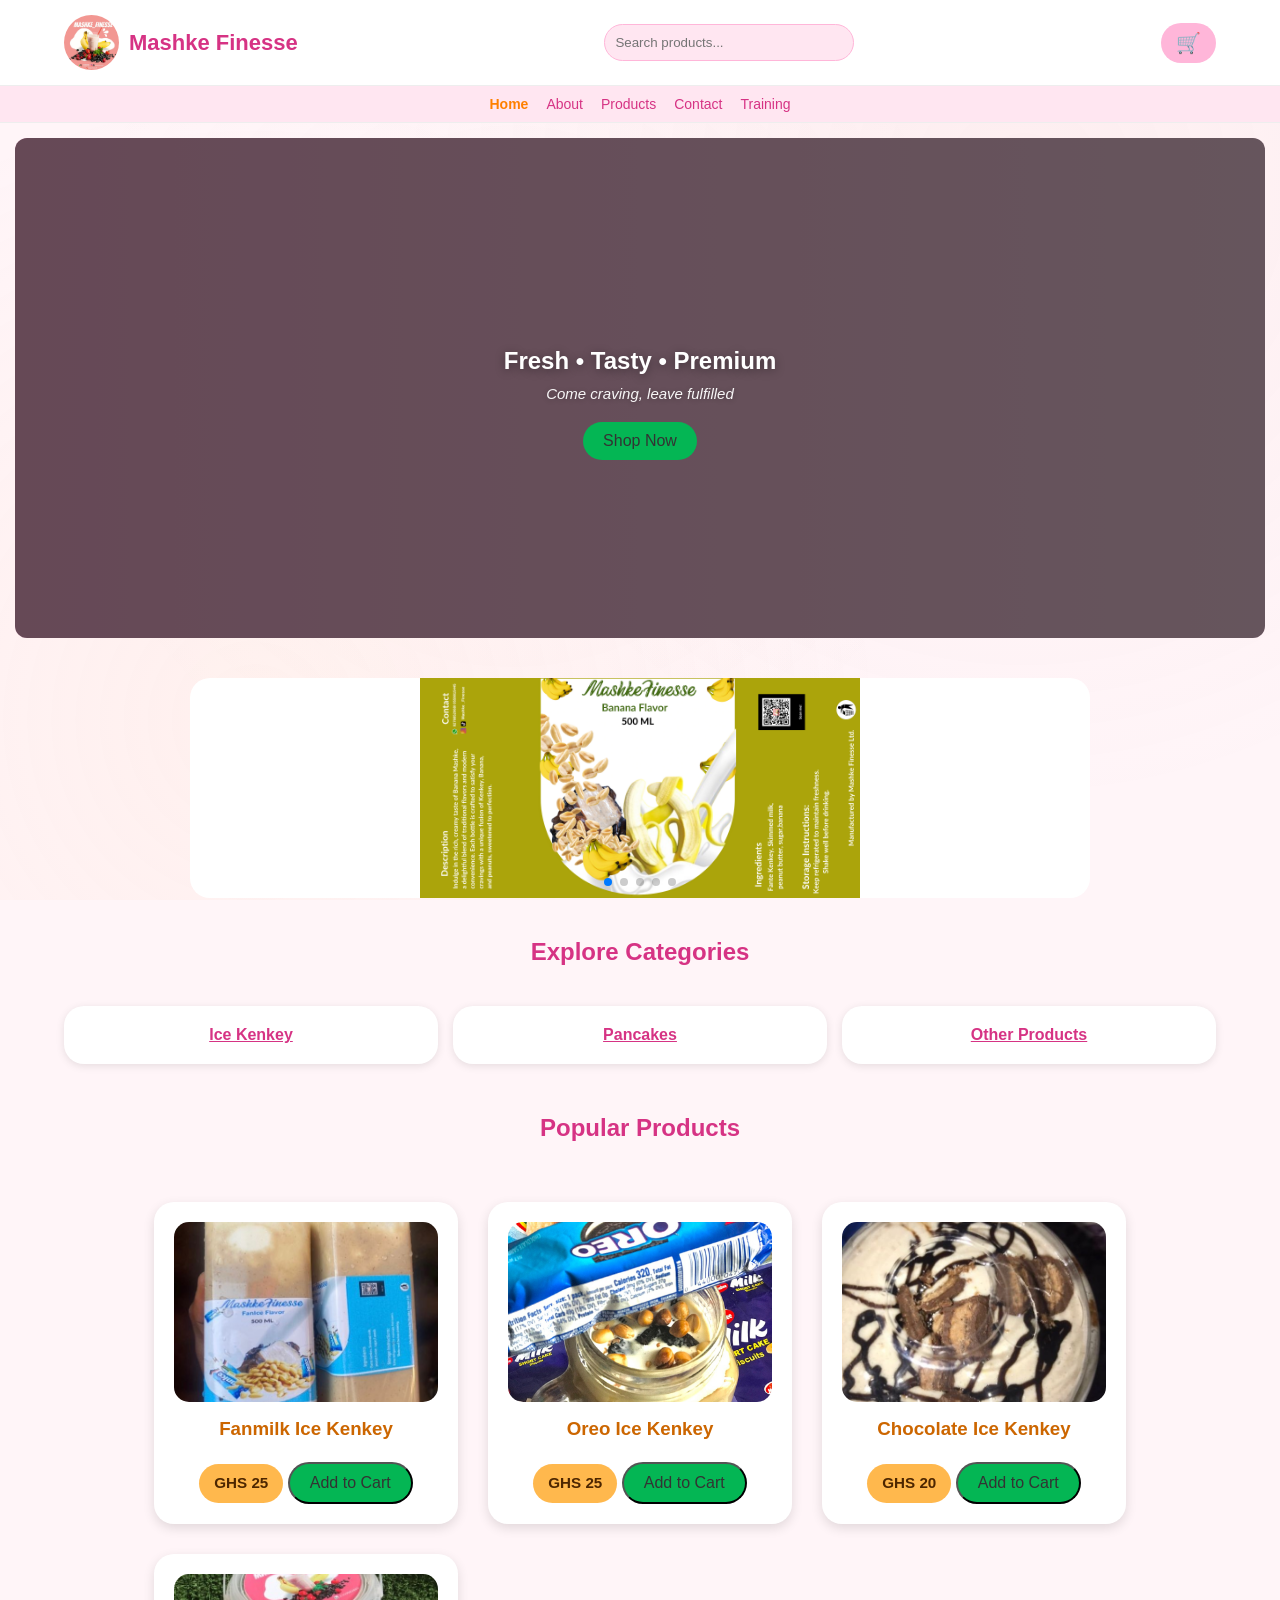
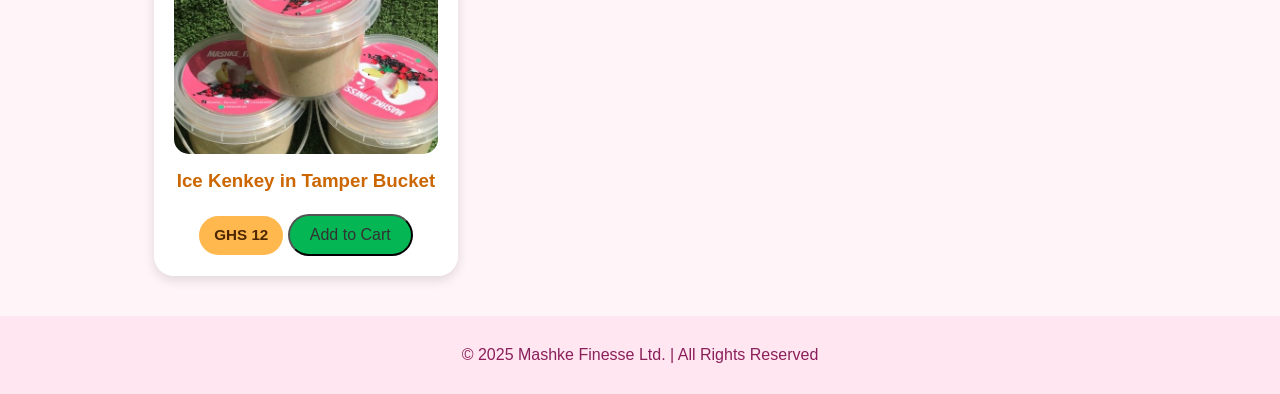
<file: index.html>
<!DOCTYPE html>
<html lang="en">
<head>
    <meta charset="UTF-8">
    <title>Mashke Finesse Ltd.</title>
    <link rel="stylesheet" href="style.css">
    <link rel="stylesheet" href="https://cdn.jsdelivr.net/npm/swiper@11/swiper-bundle.min.css" />

<meta name="viewport" content="width=device-width, initial-scale=1.0, maximum-scale=5.0">
<meta name="HandheldFriendly" content="true">
<meta name="MobileOptimized" content="width">
<meta name="apple-mobile-web-app-capable" content="yes">
<meta name="apple-mobile-web-app-status-bar-style" content="black-translucent">

<link rel="apple-touch-icon" sizes="180x180" href="./assets/apple-touch-icon.png">
<link rel="icon" type="image/png" sizes="32x32" href="./assets/favicon-32x32.png">
<link rel="icon" type="image/png" sizes="16x16" href="./assets/favicon-16x16.png">
<meta name="theme-color" content="#FF6B35">

<link rel="stylesheet" href="https://cdnjs.cloudflare.com/ajax/libs/font-awesome/6.4.0/css/all.min.css">
</head>

<body>

    <header class="top-header">
            <div class="logo-area">
            <img src="./assets/logo.jpg.jpeg" class="logo" alt="Mashke Finesse Logo">
            <h1>Mashke Finesse</h1>
        </div>

       <div class="search-area">
           <input type="text" placeholder="Search products..." id="searchBar">
       </div>


        <a href="./cart.html" class="cart-btn">
            🛒 <span id="cart-count">0</span>
        </a>
    </header>

    <nav class="nav">
        <a href="./index.html" class="active">Home</a>
        <a href="./about.html">About</a>
        <a href="./products.html">Products</a>
        <a href="./contact.html">Contact</a>
        <a href="./training.html">Training</a>
    </nav>
<!-- HERO SECTION WITH VIDEO BACKGROUND -->
<section class="hero" style="position:relative; overflow:hidden; min-height:500px; display:flex; align-items:center; justify-content:center; text-align:center;">

    <!-- Background Video -->
    <video
        autoplay
        muted
        loop
        playsinline
        style="
            position:absolute;
            top:0; left:0;
            width:100%; height:100%;
            object-fit:cover;
            z-index:0;">
        <source src="./assets/intro.mp4" type="video/mp4">
    </video>

    <div style="
        position:absolute;
        top:0; left:0;
        width:100%; height:100%;
        background:rgba(0,0,0,0.6);
        z-index:1;">
    </div>

    <div class="hero-text" style="position:relative; z-index:2; color:white;">
        <h2 style="color:white; text-shadow:0 2px 10px rgba(0,0,0,0.4);">Fresh • Tasty • Premium</h2>
        <p style="color:white; opacity:0.95; text-shadow:0 1px 6px rgba(0,0,0,0.3);">
            <i>Come craving, leave fulfilled</i>
        </p>
        <a href="./products.html" class="btn-primary">Shop Now</a>
    </div>

</section>
    <section class="slider-section">
        <div class="swiper">
            <div class="swiper-wrapper">
                <div class="swiper-slide"><img src="./assets/BANANA FLAVOR.png" alt="Banana Flavor"></div>
                <div class="swiper-slide"><img src="./assets/OREO FLAVOR.png" alt="Oreo Flavor"></div>
                <div class="swiper-slide"><img src="./assets/CHOCOLATE FLAVOR.png" alt="Chocolate Flavor"></div>
                <div class="swiper-slide"><img src="./assets/Label1.jpeg" alt="Label 1"></div>
                <div class="swiper-slide"><img src="./assets/Label2.jpeg" alt="Label 2"></div>
            </div>
            <div class="swiper-pagination"></div>
        </div>
    </section>

   <section class="categories">
    <h2>Explore Categories</h2>
    <div class="cat-grid">
        <a href="products.html?category=ice-kenkey" class="cat-card">Ice Kenkey</a>
        <a href="products.html?category=pancake" class="cat-card">Pancakes</a>
        <a href="products.html?category=others" class="cat-card">Other Products</a>
    </div>
   </section>

    <section class="featured-products">
    <h2>Popular Products</h2>

    <div class="products-grid">

        <div class="product-card" data-category="ice-kenkey">
            <img src="./assets/FanMilk.jpeg" alt="Fanmilk Ice Kenkey">
            <h3>Fanmilk Ice Kenkey</h3>
            <p class="price">GHS 25</p>
            <button class="btn-primary add-to-cart"
                data-name="Fanmilk Ice Kenkey"
                data-price="25"
                data-image="./assets/FanMilk.jpeg">
                Add to Cart
            </button>
        </div>

        <div class="product-card" data-category="ice-kenkey">
            <img src="./assets/oreomashke.jpg" alt="Oreo Ice Kenkey">
            <h3>Oreo Ice Kenkey</h3>
            <p class="price">GHS 25</p>
            <button class="btn-primary add-to-cart"
                data-name="Oreo Ice Kenkey"
                data-price="25"
                data-image="./assets/oreomashke.jpg">
                Add to Cart
            </button>
        </div>

        <div class="product-card" data-category="ice-kenkey">
            <img src="./assets/Chocolate topping.jpeg" alt="Chocolate Ice Kenkey">
            <h3>Chocolate Ice Kenkey</h3>
            <p class="price">GHS 20</p>
            <button class="btn-primary add-to-cart"
                data-name="Chocolate Ice Kenkey"
                data-price="20"
                data-image="./assets/Chocolate topping.jpeg">
                Add to Cart
            </button>
        </div>

        <div class="product-card" data-category="ice-kenkey">
            <img src="./assets/Bucket.jpeg" alt="Ice Kenkey in Tamper Bucket">
            <h3>Ice Kenkey in Tamper Bucket</h3>
            <p class="price">GHS 12</p>
            <button class="btn-primary add-to-cart"
                data-name="Ice Kenkey in Tamper Bucket"
                data-price="12"
                data-image="./assets/Bucket.jpeg">
                Add to Cart
            </button>
        </div>

    </div>
</section>

    <footer>
        &copy; 2025 Mashke Finesse Ltd. | All Rights Reserved
    </footer>

    <script src="https://cdn.jsdelivr.net/npm/swiper@11/swiper-bundle.min.js"></script>
    <script src="script.js"></script>
    <script src="cart.js"></script>
</body>
</html>
</file>
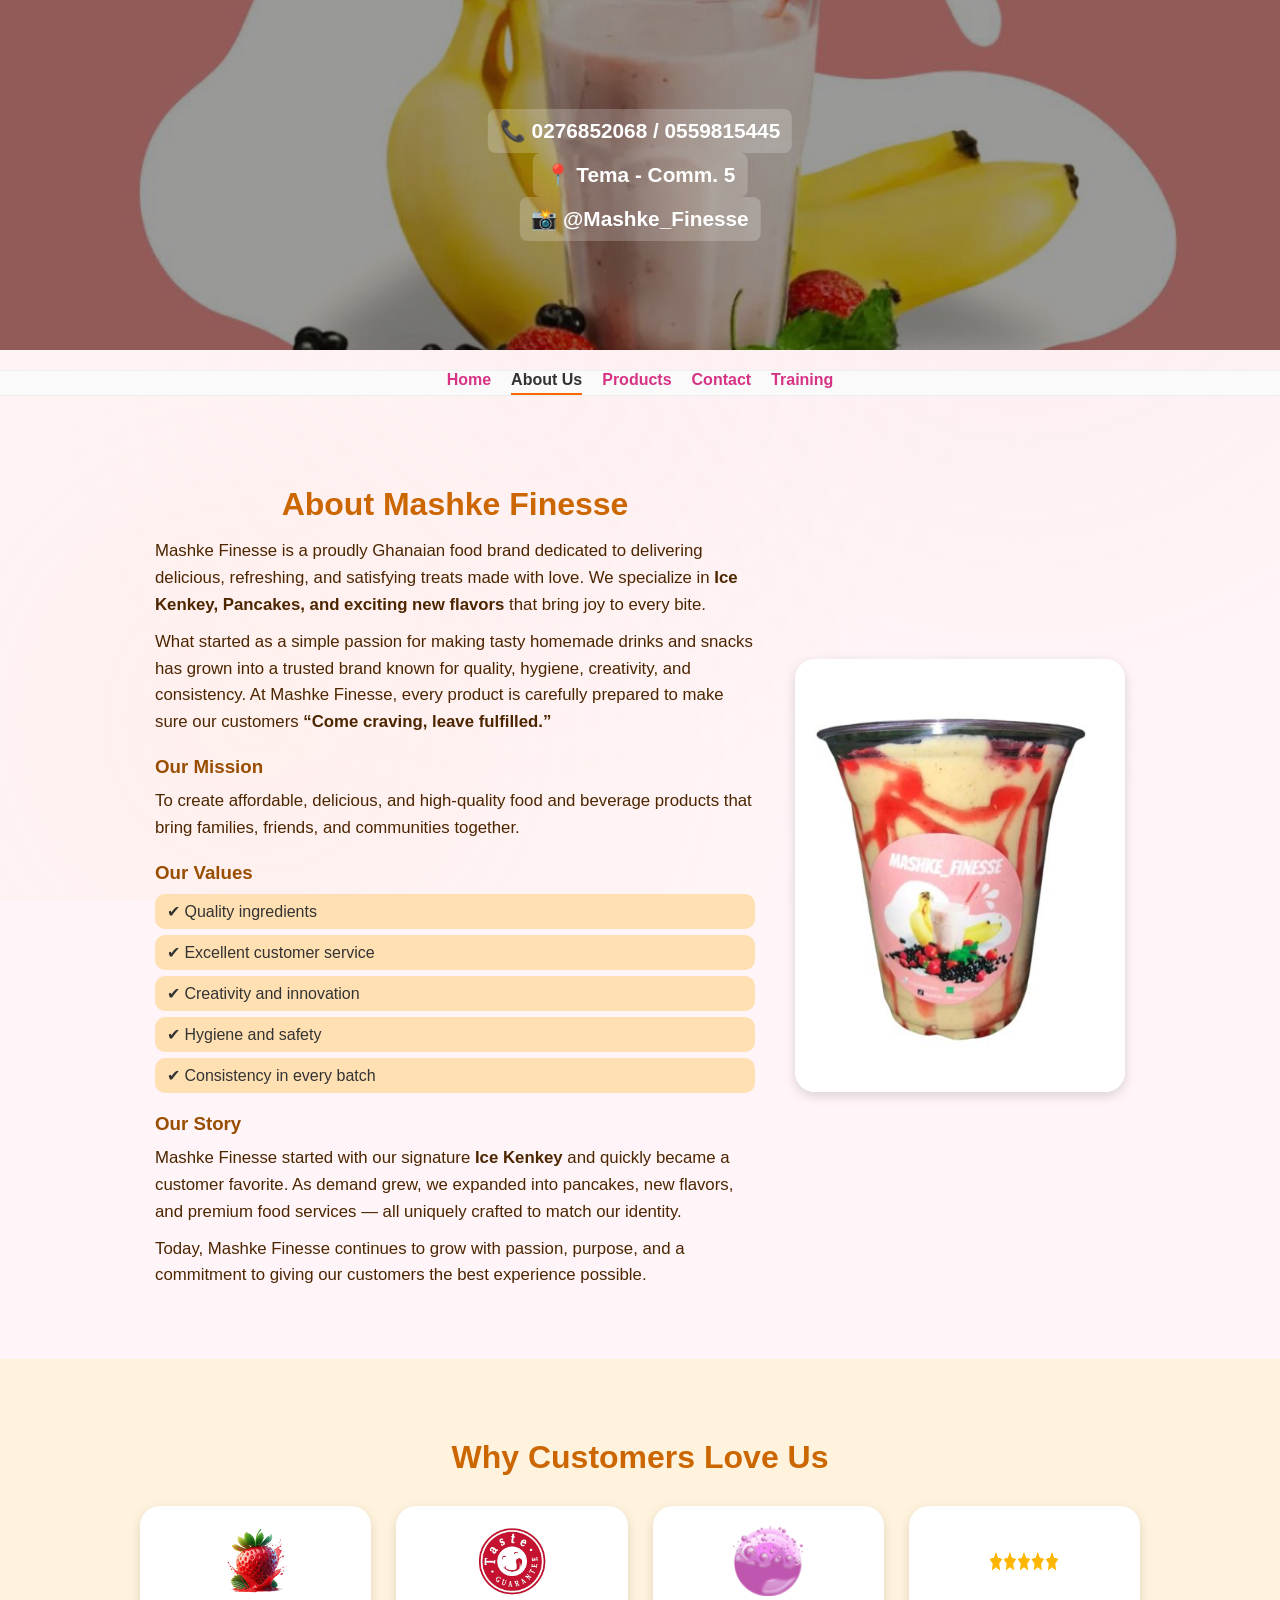
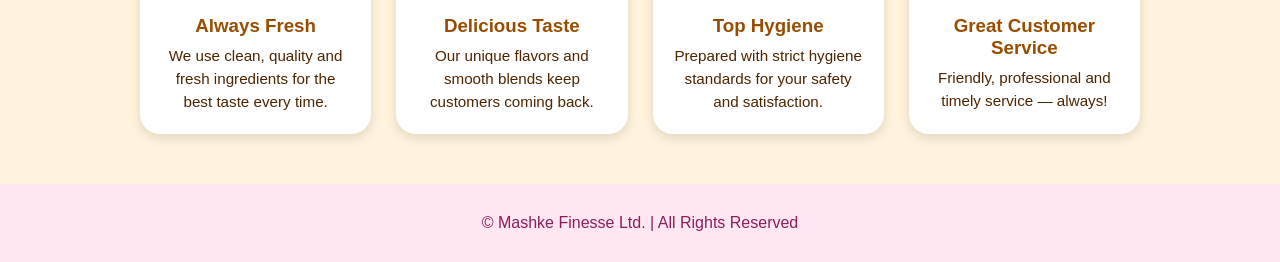
<file: about.html>
<!DOCTYPE html>
<html lang="en">
<head>
    <meta charset="UTF-8">
    <meta name="viewport" content="width=device-width, initial-scale=1.0">
    <title>About Us | Mashke Finesse</title>

    <link rel="stylesheet" href="style.css">
</head>

<body>

    <!-- HEADER -->
  <section class="about-banner">
    <img src="./assets/logo.jpg.jpeg" alt="Fresh Berries" class="banner-img">

    <div class="banner-overlay"></div>

    <div class="banner-content">
        <p class="contact-line">
            <span>📞 0276852068 / 0559815445</span>
        </p>
        <p class="contact-line">
            <span>📍 Tema - Comm. 5</span>
        </p>
        <p class="contact-line">
            <span>📸 @Mashke_Finesse</span>
        </p>
    </div>
</section>


    <!-- NAVIGATION -->
   <nav class="sub-nav">
    <a href="index.html">Home</a>
    <a href="about.html" class="active">About Us</a>
    <a href="products.html">Products</a>
    <a href="contact.html">Contact</a>
    <a href="./training.html">Training</a>
</nav>

    <!-- ABOUT SECTION -->
    <section class="about-container">
        <div class="about-content">
            <h2>About Mashke Finesse</h2>
            <p>
                Mashke Finesse is a proudly Ghanaian food brand dedicated to delivering 
                delicious, refreshing, and satisfying treats made with love. We specialize in 
                <strong>Ice Kenkey, Pancakes, and exciting new flavors</strong> that bring joy to every bite.
            </p>

            <p>
                What started as a simple passion for making tasty homemade drinks and snacks 
                has grown into a trusted brand known for quality, hygiene, creativity, and 
                consistency. At Mashke Finesse, every product is carefully prepared to make 
                sure our customers <strong>“Come craving, leave fulfilled.”</strong>
            </p>

            <h3>Our Mission</h3>
            <p>
                To create affordable, delicious, and high-quality food and beverage products 
                that bring families, friends, and communities together.
            </p>

            <h3>Our Values</h3>
            <ul class="value-list">
                <li>✔ Quality ingredients</li>
                <li>✔ Excellent customer service</li>
                <li>✔ Creativity and innovation</li>
                <li>✔ Hygiene and safety</li>
                <li>✔ Consistency in every batch</li>
            </ul>

            <h3>Our Story</h3>
            <p>
                Mashke Finesse started with our signature <strong>Ice Kenkey</strong> and quickly became 
                a customer favorite. As demand grew, we expanded into pancakes, new flavors, and 
                premium food services — all uniquely crafted to match our identity.
            </p>

            <p>
                Today, Mashke Finesse continues to grow with passion, purpose, and a commitment 
                to giving our customers the best experience possible.
            </p>
        </div>

        <div class="about-image">
            <img src="./assets/WhatsApp Image 2025-11-27 at 10.27.21 AM.jpeg" alt="Mashke Finesse Products">
        </div>
    </section>
    <!-- WHY CUSTOMERS LOVE US SECTION -->
<section class="love-us-section">
    <h2>Why Customers Love Us</h2>

    <div class="love-grid">

        <div class="love-card">
            <img src="./assets/ai-generated-8579206_1280-removebg-preview.png" alt="Fresh Ingredients">
            <h3>Always Fresh</h3>
            <p>We use clean, quality and fresh ingredients for the best taste every time.</p>
        </div>

        <div class="love-card">
            <img src="./assets/taste-removebg-preview.png" alt="Amazing Taste">
            <h3>Delicious Taste</h3>
            <p>Our unique flavors and smooth blends keep customers coming back.</p>
        </div>

        <div class="love-card">
            <img src="./assets/bubbles-2523011_1280.png" alt="Hygiene">
            <h3>Top Hygiene</h3>
            <p>Prepared with strict hygiene standards for your safety and satisfaction.</p>
        </div>

        <div class="love-card">
            <img src="./assets/five-stars-7292866_1280.png" alt="Good Service">
            <h3>Great Customer Service</h3>
            <p>Friendly, professional and timely service — always!</p>
        </div>

    </div>
</section>


    <!-- FOOTER -->
    <footer>
        &copy; Mashke Finesse Ltd. | All Rights Reserved
    </footer>

</body>
</html>
</file>
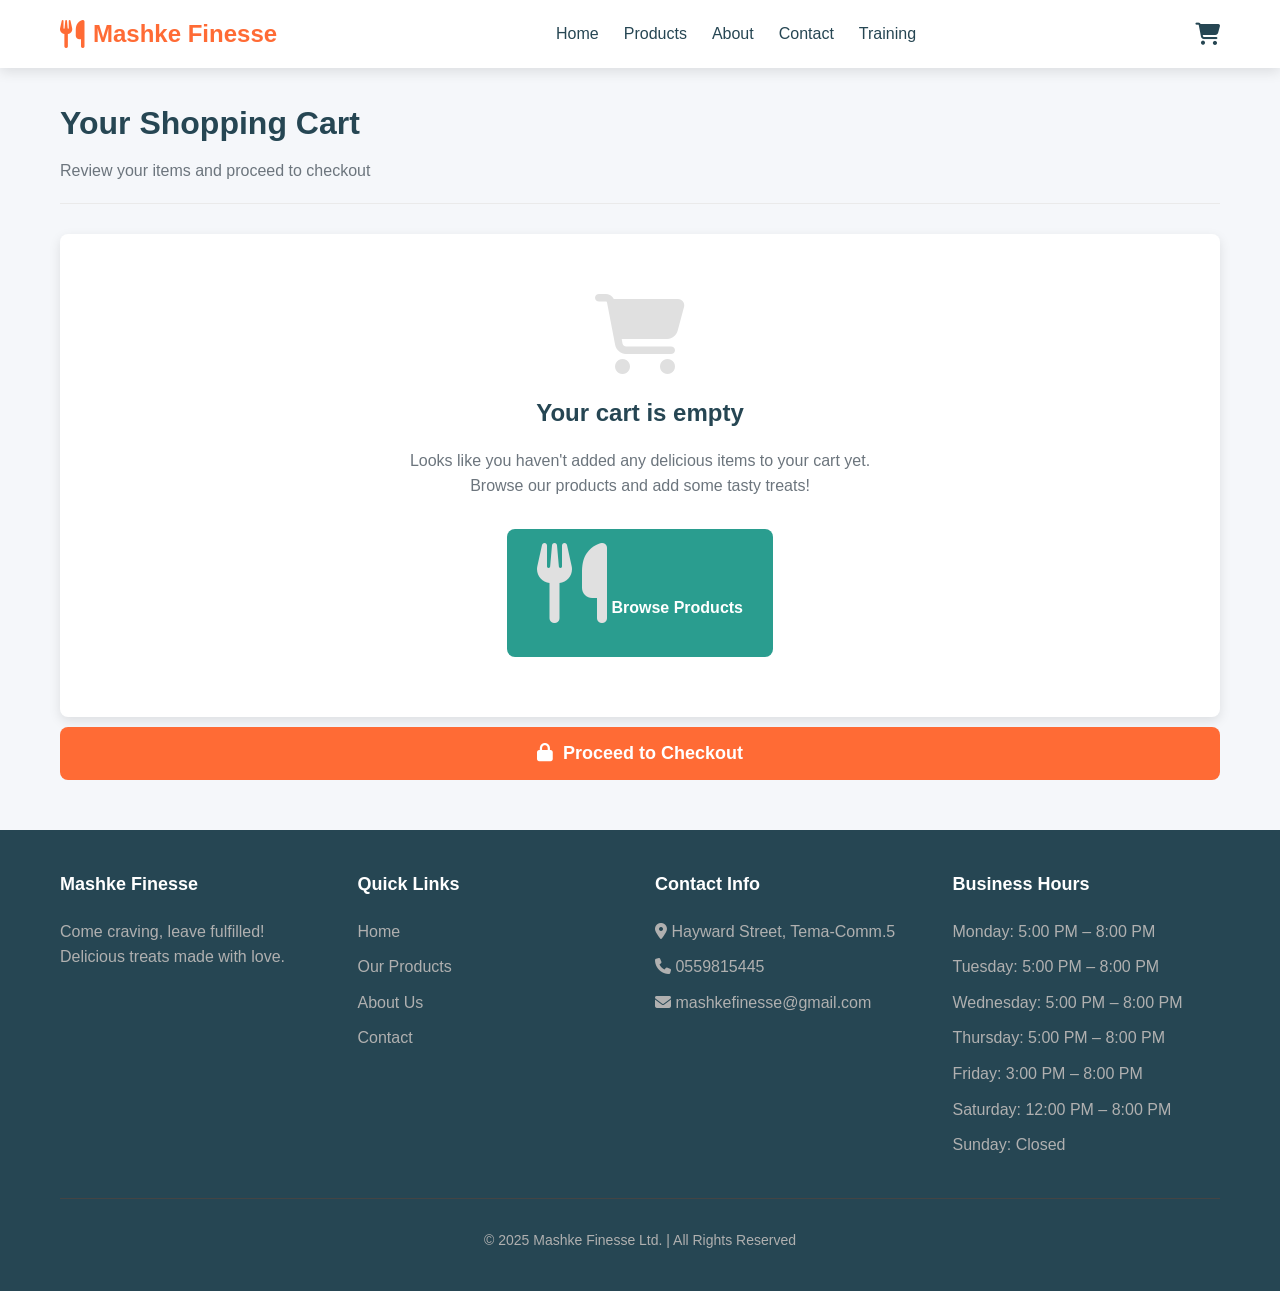
<file: cart.html>
<!DOCTYPE html>
<html lang="en">
<head>
    <meta charset="UTF-8">
    <meta name="viewport" content="width=device-width, initial-scale=1.0">
    <title>Your Cart - Mashke Finesse</title>
    <link rel="stylesheet" href="https://cdnjs.cloudflare.com/ajax/libs/font-awesome/6.4.0/css/all.min.css">
    <style>
        :root {
            --primary-color: #FF6B35;
            --secondary-color: #2A9D8F;
            --dark-color: #264653;
            --light-color: #f8f9fa;
            --gray-color: #6c757d;
            --border-radius: 8px;
            --box-shadow: 0 4px 12px rgba(0, 0, 0, 0.1);
            --transition: all 0.3s ease;
        }

        * {
            margin: 0;
            padding: 0;
            box-sizing: border-box;
            font-family: 'Segoe UI', Tahoma, Geneva, Verdana, sans-serif;
        }

        body {
            background-color: #f5f7fa;
            color: #333;
            line-height: 1.6;
        }

        .container {
            width: 100%;
            max-width: 1200px;
            margin: 0 auto;
            padding: 0 20px;
        }

        /* Header Styles */
        header {
            background-color: white;
            box-shadow: var(--box-shadow);
            position: sticky;
            top: 0;
            z-index: 100;
        }

        .header-content {
            display: flex;
            justify-content: space-between;
            align-items: center;
            padding: 15px 0;
        }

        .logo {
            font-size: 24px;
            font-weight: 700;
            color: var(--primary-color);
            text-decoration: none;
            display: flex;
            align-items: center;
            gap: 8px;
        }

        .logo i {
            font-size: 28px;
        }

        .nav-links {
            display: flex;
            gap: 25px;
        }

        .nav-links a {
            text-decoration: none;
            color: var(--dark-color);
            font-weight: 500;
            transition: var(--transition);
        }

        .nav-links a:hover {
            color: var(--primary-color);
        }

        .cart-icon {
            position: relative;
        }

        .cart-count {
            position: absolute;
            top: -8px;
            right: -8px;
            background-color: var(--primary-color);
            color: white;
            font-size: 12px;
            width: 20px;
            height: 20px;
            border-radius: 50%;
            display: flex;
            align-items: center;
            justify-content: center;
        }

        /* Main Content */
        .page-header {
            padding: 30px 0 20px;
            border-bottom: 1px solid #eaeaea;
            margin-bottom: 30px;
        }

        .page-header h1 {
            color: var(--dark-color);
            font-size: 32px;
            margin-bottom: 8px;
        }

        .page-header p {
            color: var(--gray-color);
            font-size: 16px;
        }

        /* Cart Layout */
        .cart-layout {
            display: flex;
            gap: 30px;
            margin-bottom: 50px;
            flex-wrap: wrap;
        }

        .cart-items-section {
            flex: 3;
            min-width: 300px;
        }

        .cart-summary-section {
            flex: 1;
            min-width: 300px;
        }

        /* Cart Items */
        .cart-items-container {
            background-color: white;
            border-radius: var(--border-radius);
            box-shadow: var(--box-shadow);
            overflow: hidden;
        }

        .cart-item {
            display: flex;
            padding: 20px;
            border-bottom: 1px solid #eee;
            transition: var(--transition);
        }

        .cart-item:hover {
            background-color: #f9f9f9;
        }

        .cart-item:last-child {
            border-bottom: none;
        }

        .item-image {
            width: 120px;
            height: 120px;
            border-radius: var(--border-radius);
            overflow: hidden;
            flex-shrink: 0;
        }

        .item-image img {
            width: 100%;
            height: 100%;
            object-fit: cover;
        }

        .item-details {
            flex: 1;
            padding: 0 20px;
        }

        .item-name {
            font-size: 18px;
            font-weight: 600;
            color: var(--dark-color);
            margin-bottom: 8px;
        }

        .item-desc {
            color: var(--gray-color);
            font-size: 14px;
            margin-bottom: 15px;
            line-height: 1.4;
        }

        .item-price {
            font-size: 18px;
            font-weight: 700;
            color: var(--primary-color);
        }

        .item-controls {
            display: flex;
            flex-direction: column;
            justify-content: space-between;
            align-items: flex-end;
        }

        .quantity-control {
            display: flex;
            align-items: center;
            border: 1px solid #ddd;
            border-radius: var(--border-radius);
            overflow: hidden;
        }

        .quantity-btn {
            background-color: #f1f1f1;
            border: none;
            width: 36px;
            height: 36px;
            cursor: pointer;
            font-size: 18px;
            display: flex;
            align-items: center;
            justify-content: center;
            transition: var(--transition);
        }

        .quantity-btn:hover {
            background-color: #e0e0e0;
        }

        .quantity-input {
            width: 50px;
            height: 36px;
            text-align: center;
            border: none;
            border-left: 1px solid #ddd;
            border-right: 1px solid #ddd;
            font-weight: 600;
        }

        .remove-item {
            background: none;
            border: none;
            color: var(--gray-color);
            font-size: 14px;
            cursor: pointer;
            transition: var(--transition);
            display: flex;
            align-items: center;
            gap: 5px;
            padding: 5px 10px;
            border-radius: 4px;
        }

        .remove-item:hover {
            color: var(--primary-color);
            background-color: #ffeaea;
        }

        /* Cart Summary */
        .cart-summary {
            background-color: white;
            border-radius: var(--border-radius);
            box-shadow: var(--box-shadow);
            padding: 25px;
            position: sticky;
            top: 100px;
        }

        .cart-summary h2 {
            font-size: 22px;
            margin-bottom: 20px;
            color: var(--dark-color);
            padding-bottom: 15px;
            border-bottom: 1px solid #eee;
        }

        .summary-row {
            display: flex;
            justify-content: space-between;
            margin-bottom: 15px;
        }

        .summary-row.total {
            font-size: 20px;
            font-weight: 700;
            color: var(--dark-color);
            padding-top: 15px;
            border-top: 1px solid #eee;
            margin-top: 10px;
        }

        .promo-code {
            margin: 25px 0;
            padding: 20px 0;
            border-top: 1px dashed #ddd;
            border-bottom: 1px dashed #ddd;
        }

        .promo-code h3 {
            font-size: 16px;
            margin-bottom: 12px;
            color: var(--dark-color);
        }

        .promo-input-group {
            display: flex;
            gap: 10px;
        }

        .promo-input {
            flex: 1;
            padding: 12px 15px;
            border: 1px solid #ddd;
            border-radius: var(--border-radius);
            font-size: 14px;
        }

        .apply-promo {
            background-color: var(--secondary-color);
            color: white;
            border: none;
            border-radius: var(--border-radius);
            padding: 0 20px;
            cursor: pointer;
            font-weight: 600;
            transition: var(--transition);
        }

        .apply-promo:hover {
            background-color: #248277;
        }

        .checkout-btn {
            width: 100%;
            background-color: var(--primary-color);
            color: white;
            border: none;
            border-radius: var(--border-radius);
            padding: 16px;
            font-size: 18px;
            font-weight: 600;
            cursor: pointer;
            transition: var(--transition);
            margin-top: 10px;
            display: flex;
            justify-content: center;
            align-items: center;
            gap: 10px;
        }

        .checkout-btn:hover {
            background-color: #e55a2b;
            transform: translateY(-2px);
            box-shadow: 0 6px 12px rgba(255, 107, 53, 0.2);
        }

        .continue-shopping {
            display: inline-block;
            text-align: center;
            width: 100%;
            margin-top: 20px;
            color: var(--secondary-color);
            text-decoration: none;
            font-weight: 500;
            transition: var(--transition);
        }

        .continue-shopping:hover {
            color: #248277;
            text-decoration: underline;
        }

        /* Empty Cart */
        .empty-cart {
            text-align: center;
            padding: 60px 20px;
            background-color: white;
            border-radius: var(--border-radius);
            box-shadow: var(--box-shadow);
        }

        .empty-cart i {
            font-size: 80px;
            color: #e0e0e0;
            margin-bottom: 20px;
        }

        .empty-cart h2 {
            color: var(--dark-color);
            margin-bottom: 15px;
        }

        .empty-cart p {
            color: var(--gray-color);
            margin-bottom: 30px;
            max-width: 500px;
            margin-left: auto;
            margin-right: auto;
        }

        .shop-now-btn {
            display: inline-block;
            background-color: var(--secondary-color);
            color: white;
            text-decoration: none;
            padding: 14px 30px;
            border-radius: var(--border-radius);
            font-weight: 600;
            font-size: 16px;
            transition: var(--transition);
        }

        .shop-now-btn:hover {
            background-color: #248277;
            transform: translateY(-2px);
            box-shadow: 0 6px 12px rgba(42, 157, 143, 0.2);
        }

        /* Footer */
        footer {
            background-color: var(--dark-color);
            color: white;
            padding: 40px 0;
            margin-top: 50px;
        }

        .footer-content {
            display: flex;
            justify-content: space-between;
            flex-wrap: wrap;
            gap: 30px;
        }

        .footer-section {
            flex: 1;
            min-width: 250px;
        }

        .footer-section h3 {
            font-size: 18px;
            margin-bottom: 20px;
            color: white;
        }

        .footer-section p, .footer-section a {
            color: #b0b0b0;
            margin-bottom: 10px;
            display: block;
            text-decoration: none;
            transition: var(--transition);
        }

        .footer-section a:hover {
            color: white;
        }

        .copyright {
            text-align: center;
            padding-top: 30px;
            margin-top: 30px;
            border-top: 1px solid #444;
            color: #b0b0b0;
            font-size: 14px;
        }

        /* Responsive Styles */
        @media (max-width: 768px) {
            .cart-layout {
                flex-direction: column;
            }
            
            .cart-item {
                flex-direction: column;
                align-items: center;
                text-align: center;
            }
            
            .item-details {
                padding: 20px 0;
            }
            
            .item-controls {
                width: 100%;
                flex-direction: row;
                justify-content: space-between;
                align-items: center;
            }
            
            .nav-links {
                display: none;
            }
            
            .header-content {
                justify-content: space-between;
            }
            
            .logo {
                font-size: 20px;
            }
        }
    </style>
</head>
<body>
    <header>
        <div class="container">
            <div class="header-content">
                <a href="index.html" class="logo">
                    <i class="fas fa-utensils"></i>
                    Mashke Finesse
                </a>
                
                <div class="nav-links">
                    <a href="index.html">Home</a>
                    <a href="products.html">Products</a>
                    <a href="about.html">About</a>
                    <a href="contact.html">Contact</a>
                    <a href="./training.html">Training</a>
                </div>
                
                <div class="cart-icon">
                    <a href="cart.html" style="color: var(--dark-color); font-size: 22px;">
                        <i class="fas fa-shopping-cart"></i>
                        <span class="cart-count" id="cartCount">0</span>
                    </a>
                </div>
            </div>
        </div>
    </header>

    <main class="container">
        <div class="page-header">
            <h1>Your Shopping Cart</h1>
            <p>Review your items and proceed to checkout</p>
        </div>

        <div id="cartContent">
            <!-- Cart items will be dynamically loaded here -->
        </div>
        <button class="checkout-btn" onclick="proceedToCheckout()">
    <i class="fas fa-lock"></i> Proceed to Checkout
</button>
    </main>

    <footer>
        <div class="container">
            <div class="footer-content">
                <div class="footer-section">
                    <h3>Mashke Finesse</h3>
                    <p>Come craving, leave fulfilled! Delicious treats made with love.</p>
                </div>
                
                <div class="footer-section">
                    <h3>Quick Links</h3>
                    <a href="index.html">Home</a>
                    <a href="products.html">Our Products</a>
                    <a href="about.html">About Us</a>
                    <a href="contact.html">Contact</a>
                </div>
                
                <div class="footer-section">
                    <h3>Contact Info</h3>
                    <p><i class="fas fa-map-marker-alt"></i> Hayward Street, Tema-Comm.5</p>
                    <p><i class="fas fa-phone"></i> 0559815445</p>
                    <p><i class="fas fa-envelope"></i> mashkefinesse@gmail.com</p>
                </div>
                
                <div class="footer-section">
                    <h3>Business Hours</h3>
                    <p>Monday: 5:00 PM – 8:00 PM</p>
                    <p>Tuesday: 5:00 PM – 8:00 PM</p>
                    <p>Wednesday: 5:00 PM – 8:00 PM</p>
                    <p>Thursday: 5:00 PM – 8:00 PM</p>
                    <p>Friday: 3:00 PM – 8:00 PM</p>
                    <p>Saturday: 12:00 PM – 8:00 PM</p>
                    <p>Sunday: Closed</p>
                </div>
            </div>
            
            <div class="copyright">
                <p>&copy; 2025 Mashke Finesse Ltd. | All Rights Reserved</p>
            </div>
        </div>
    </footer>

    <script src="cart.js"></script>
</body>
</html>
</file>
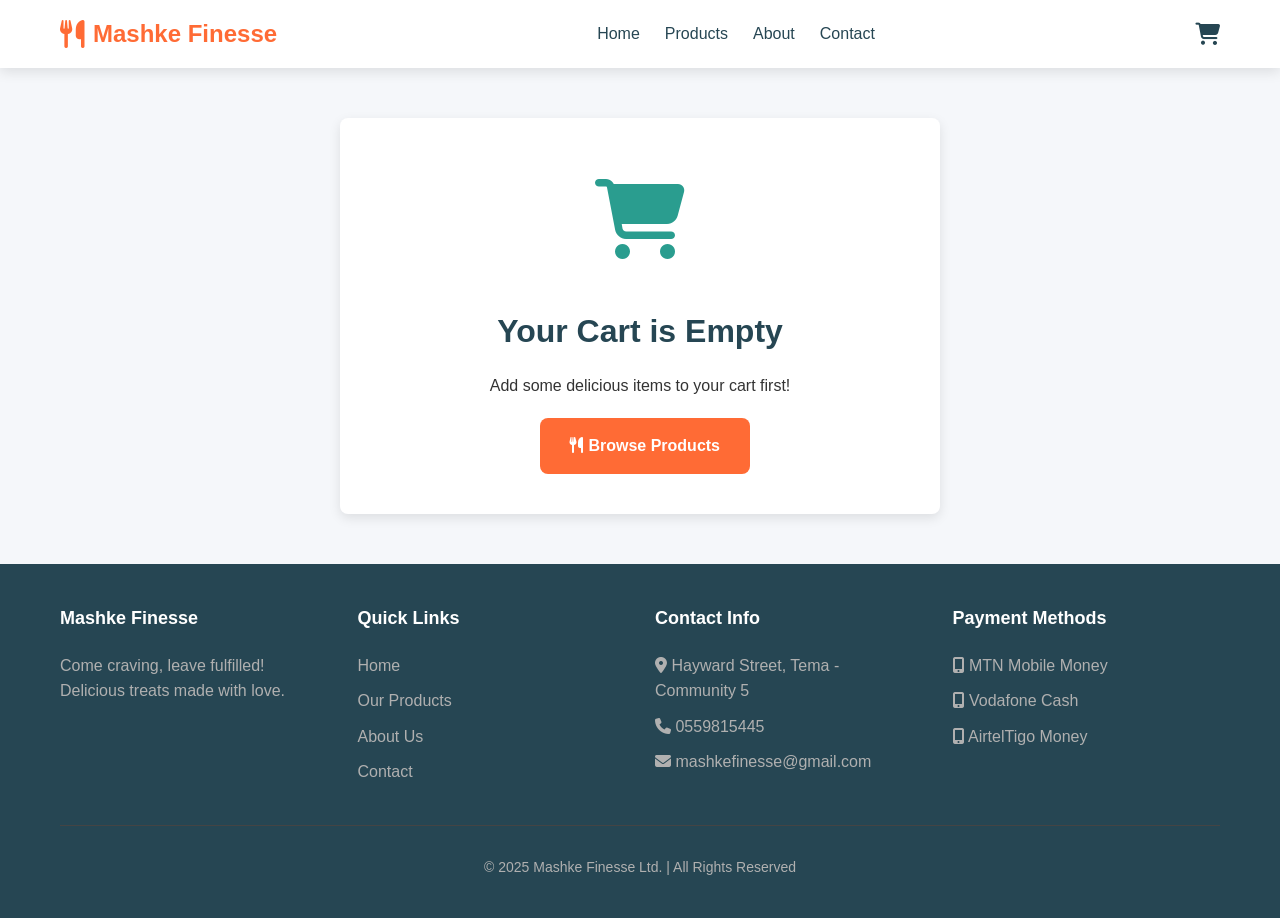
<file: checkout.html>
<!DOCTYPE html>
<html lang="en">
<head>
    <meta charset="UTF-8">
    <meta name="viewport" content="width=device-width, initial-scale=1.0">
    <title>Checkout - Mashke Finesse</title>
    <script src="https://js.paystack.co/v1/inline.js"></script>
    <link rel="stylesheet" href="https://cdnjs.cloudflare.com/ajax/libs/font-awesome/6.4.0/css/all.min.css">
    <style>
        /* Use the same CSS from your cart page */
        :root {
            --primary-color: #FF6B35;
            --secondary-color: #2A9D8F;
            --dark-color: #264653;
            --light-color: #f8f9fa;
            --gray-color: #6c757d;
            --border-radius: 8px;
            --box-shadow: 0 4px 12px rgba(0, 0, 0, 0.1);
            --transition: all 0.3s ease;
        }

        * {
            margin: 0;
            padding: 0;
            box-sizing: border-box;
            font-family: 'Segoe UI', Tahoma, Geneva, Verdana, sans-serif;
        }

        body {
            background-color: #f5f7fa;
            color: #333;
            line-height: 1.6;
        }

        .container {
            width: 100%;
            max-width: 1200px;
            margin: 0 auto;
            padding: 0 20px;
        }

        /* Header */
        header {
            background-color: white;
            box-shadow: var(--box-shadow);
            position: sticky;
            top: 0;
            z-index: 100;
        }

        .header-content {
            display: flex;
            justify-content: space-between;
            align-items: center;
            padding: 15px 0;
        }

        .logo {
            font-size: 24px;
            font-weight: 700;
            color: var(--primary-color);
            text-decoration: none;
            display: flex;
            align-items: center;
            gap: 8px;
        }

        .logo i {
            font-size: 28px;
        }

        .nav-links {
            display: flex;
            gap: 25px;
        }

        .nav-links a {
            text-decoration: none;
            color: var(--dark-color);
            font-weight: 500;
            transition: var(--transition);
        }

        .nav-links a:hover {
            color: var(--primary-color);
        }

        .cart-icon {
            position: relative;
        }

        .cart-count {
            position: absolute;
            top: -8px;
            right: -8px;
            background-color: var(--primary-color);
            color: white;
            font-size: 12px;
            width: 20px;
            height: 20px;
            border-radius: 50%;
            display: flex;
            align-items: center;
            justify-content: center;
        }

        /* Checkout Layout */
        .checkout-layout {
            display: flex;
            gap: 30px;
            margin-bottom: 50px;
            flex-wrap: wrap;
        }

        .checkout-form-section {
            flex: 2;
            min-width: 300px;
        }

        .order-summary-section {
            flex: 1;
            min-width: 300px;
        }

        .checkout-form-container, .order-summary {
            background-color: white;
            border-radius: var(--border-radius);
            box-shadow: var(--box-shadow);
            padding: 30px;
        }

        .order-summary {
            position: sticky;
            top: 100px;
        }

        .form-section {
            margin-bottom: 30px;
            padding-bottom: 20px;
            border-bottom: 1px solid #eee;
        }

        .form-section h3 {
            font-size: 20px;
            color: var(--dark-color);
            margin-bottom: 20px;
            display: flex;
            align-items: center;
            gap: 10px;
        }

        .form-section h3 i {
            color: var(--secondary-color);
        }

        .form-group {
            margin-bottom: 20px;
        }

        .form-label {
            display: block;
            margin-bottom: 8px;
            font-weight: 500;
        }

        .form-input, textarea.form-input, select.form-input {
            width: 100%;
            padding: 12px 15px;
            border: 1px solid #ddd;
            border-radius: var(--border-radius);
            font-size: 16px;
            transition: var(--transition);
        }

        .form-input:focus, textarea.form-input:focus, select.form-input:focus {
            border-color: var(--secondary-color);
            outline: none;
            box-shadow: 0 0 0 2px rgba(42, 157, 143, 0.2);
        }

        /* Mobile Money Options */
        .mobile-money-options {
            display: flex;
            gap: 10px;
            margin-bottom: 20px;
        }

        .momo-option {
            flex: 1;
        }

        .momo-radio {
            display: none;
        }

        .momo-label {
            display: flex;
            flex-direction: column;
            align-items: center;
            padding: 15px;
            border: 2px solid #ddd;
            border-radius: var(--border-radius);
            cursor: pointer;
            transition: var(--transition);
        }

        .momo-radio:checked + .momo-label {
            border-color: var(--secondary-color);
            background-color: rgba(42, 157, 143, 0.05);
        }

        .momo-icon {
            font-size: 20px;
            font-weight: bold;
            margin-bottom: 8px;
            padding: 8px 12px;
            border-radius: 4px;
            color: white;
        }

        .mtn { background-color: #FFCC00; color: #000; }
        .vodafone { background-color: #E60000; }
        .airteltigo { background-color: #EC1C24; }

        /* Order Summary */
        .order-summary h2 {
            font-size: 22px;
            margin-bottom: 20px;
            color: var(--dark-color);
            padding-bottom: 15px;
            border-bottom: 1px solid #eee;
        }

        .order-items {
            max-height: 300px;
            overflow-y: auto;
            margin-bottom: 20px;
        }

        .order-item {
            display: flex;
            justify-content: space-between;
            margin-bottom: 12px;
            padding-bottom: 12px;
            border-bottom: 1px solid #f5f5f5;
        }

        .order-item:last-child {
            border-bottom: none;
        }

        .order-item-name {
            font-weight: 500;
        }

        .order-item-qty {
            color: var(--gray-color);
            font-size: 14px;
        }

        .order-item-price {
            font-weight: 600;
            color: var(--primary-color);
        }

        .summary-row {
            display: flex;
            justify-content: space-between;
            margin-bottom: 15px;
        }

        .summary-row.total {
            font-size: 20px;
            font-weight: 700;
            color: var(--dark-color);
            padding-top: 15px;
            border-top: 2px solid #eee;
            margin-top: 10px;
        }

        /* Buttons */
        .payment-btn {
            width: 100%;
            background-color: var(--primary-color);
            color: white;
            border: none;
            border-radius: var(--border-radius);
            padding: 18px;
            font-size: 18px;
            font-weight: 600;
            cursor: pointer;
            transition: var(--transition);
            margin-top: 20px;
            display: flex;
            justify-content: center;
            align-items: center;
            gap: 10px;
        }

        .payment-btn:hover {
            background-color: #e55a2b;
            transform: translateY(-2px);
            box-shadow: 0 6px 12px rgba(255, 107, 53, 0.2);
        }

        .back-to-cart {
            display: block;
            text-align: center;
            margin-top: 20px;
            color: var(--secondary-color);
            text-decoration: none;
            font-weight: 500;
        }

        .back-to-cart:hover {
            text-decoration: underline;
        }

        /* Order Confirmation */
        .confirmation-container {
            background-color: white;
            border-radius: var(--border-radius);
            box-shadow: var(--box-shadow);
            padding: 40px;
            text-align: center;
            max-width: 600px;
            margin: 50px auto;
        }

        .confirmation-icon {
            font-size: 80px;
            color: var(--secondary-color);
            margin-bottom: 20px;
        }

        .confirmation-title {
            font-size: 32px;
            margin-bottom: 15px;
            color: var(--dark-color);
        }

        .confirmation-subtitle {
            font-size: 18px;
            color: var(--primary-color);
            margin-bottom: 30px;
        }

        .order-details {
            background-color: #f8f9fa;
            padding: 25px;
            border-radius: var(--border-radius);
            text-align: left;
            margin: 30px 0;
            color: #1a1a1a;
        }

        .order-detail {
            display: flex;
            justify-content: space-between;
            margin-bottom: 12px;
            padding-bottom: 12px;
            border-bottom: 1px solid #eaeaea;
        }

        .order-detail:last-child {
            border-bottom: none;
        }

        .order-detail.total {
            font-size: 20px;
            font-weight: 700;
            color: var(--dark-color);
            border-top: 2px solid #ddd;
            padding-top: 15px;
            margin-top: 15px;
        }

        .whatsapp-btn {
            background-color: #25D366;
            color: white;
            border: none;
            border-radius: var(--border-radius);
            padding: 15px 30px;
            font-size: 16px;
            font-weight: 600;
            cursor: pointer;
            transition: var(--transition);
            display: inline-flex;
            align-items: center;
            gap: 10px;
            margin-top: 20px;
            text-decoration: none;
        }

        .whatsapp-btn:hover {
            background-color: #1da851;
            transform: translateY(-2px);
        }

        .continue-btn {
            background-color: var(--primary-color);
            color: white;
            border: none;
            border-radius: var(--border-radius);
            padding: 15px 30px;
            font-size: 16px;
            font-weight: 600;
            cursor: pointer;
            transition: var(--transition);
            display: inline-block;
            text-decoration: none;
            margin-top: 20px;
            margin-left: 10px;
        }

        .continue-btn:hover {
            background-color: #e55a2b;
            transform: translateY(-2px);
        }

        /* Footer */
        footer {
            background-color: var(--dark-color);
            color: white;
            padding: 40px 0;
            margin-top: 50px;
        }

        .footer-content {
            display: flex;
            justify-content: space-between;
            flex-wrap: wrap;
            gap: 30px;
        }

        .footer-section {
            flex: 1;
            min-width: 250px;
        }

        .footer-section h3 {
            font-size: 18px;
            margin-bottom: 20px;
            color: white;
        }

        .footer-section p, .footer-section a {
            color: #b0b0b0;
            margin-bottom: 10px;
            display: block;
            text-decoration: none;
        }

        .footer-section a:hover {
            color: white;
        }

        .copyright {
            text-align: center;
            padding-top: 30px;
            margin-top: 30px;
            border-top: 1px solid #444;
            color: #b0b0b0;
            font-size: 14px;
        }

        /* Responsive */
        @media (max-width: 768px) {
            .checkout-layout {
                flex-direction: column;
            }
            
            .mobile-money-options {
                flex-direction: column;
            }
            
            .nav-links {
                display: none;
            }
        }
    </style>
</head>
<body>
    <!-- Header -->
    <header>
        <div class="container">
            <div class="header-content">
                <a href="index.html" class="logo">
                    <i class="fas fa-utensils"></i>
                    Mashke Finesse
                </a>
                
                <div class="nav-links">
                    <a href="index.html">Home</a>
                    <a href="products.html">Products</a>
                    <a href="about.html">About</a>
                    <a href="contact.html">Contact</a>
                </div>
                
                <div class="cart-icon">
                    <a href="cart.html" style="color: var(--dark-color); font-size: 22px;">
                        <i class="fas fa-shopping-cart"></i>
                        <span class="cart-count" id="cartCount">0</span>
                    </a>
                </div>
            </div>
        </div>
    </header>

    <!-- Main Content -->
    <main class="container">
        <div id="checkoutContent">
            <!-- Content loaded by JavaScript -->
        </div>
    </main>

    <!-- Footer -->
    <footer>
        <div class="container">
            <div class="footer-content">
                <div class="footer-section">
                    <h3>Mashke Finesse</h3>
                    <p>Come craving, leave fulfilled! Delicious treats made with love.</p>
                </div>
                
                <div class="footer-section">
                    <h3>Quick Links</h3>
                    <a href="index.html">Home</a>
                    <a href="products.html">Our Products</a>
                    <a href="about.html">About Us</a>
                    <a href="contact.html">Contact</a>
                </div>
                
                <div class="footer-section">
                    <h3>Contact Info</h3>
                    <p><i class="fas fa-map-marker-alt"></i> Hayward Street, Tema - Community 5</p>
                    <p><i class="fas fa-phone"></i> 0559815445</p>
                    <p><i class="fas fa-envelope"></i> mashkefinesse@gmail.com</p>
                </div>
                
                <div class="footer-section">
                    <h3>Payment Methods</h3>
                    <p><i class="fas fa-mobile-alt"></i> MTN Mobile Money</p>
                    <p><i class="fas fa-mobile-alt"></i> Vodafone Cash</p>
                    <p><i class="fas fa-mobile-alt"></i> AirtelTigo Money</p>
                </div>
            </div>
            
            <div class="copyright">
                <p>&copy; 2025 Mashke Finesse Ltd. | All Rights Reserved</p>
            </div>
        </div>
    </footer>

    <script src="cart.js"></script>
    <script src="checkout.js"></script>
</body>
</html>
</file>
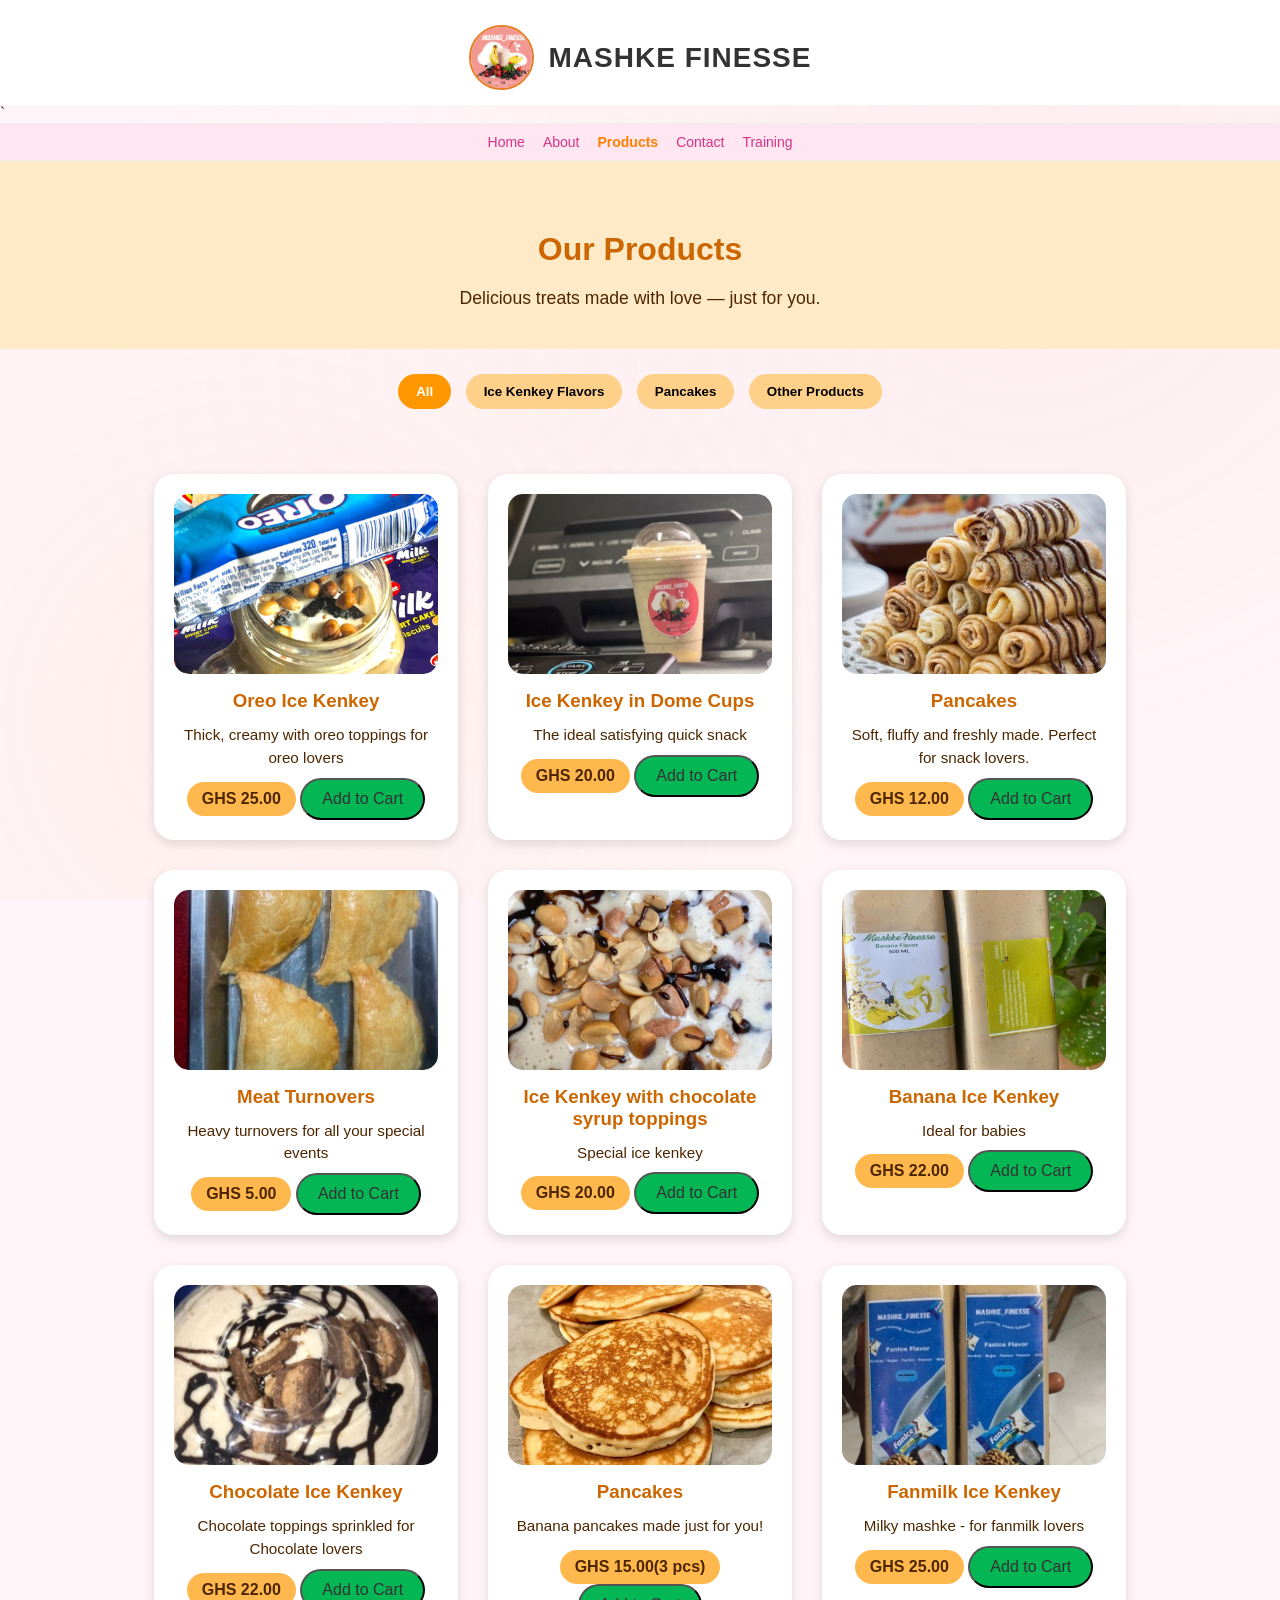
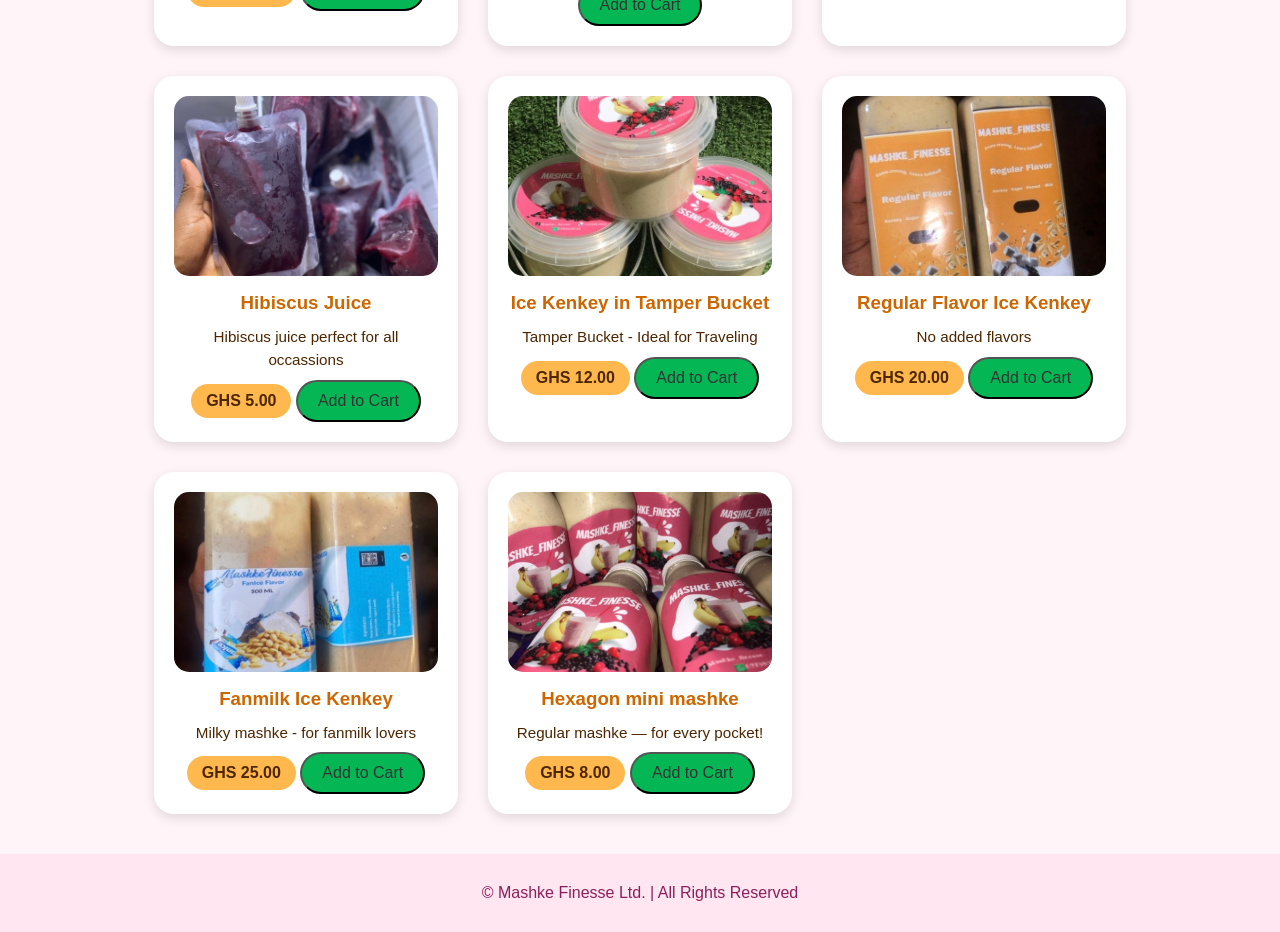
<file: products.html>
<!DOCTYPE html>
<html lang="en">
<head>
    <meta charset="UTF-8">
    <meta name="viewport" content="width=device-width, initial-scale=1.0">
    <title>Our Products | Mashke Finesse</title>
    <link rel="stylesheet" href="style.css">
    <script defer src="products.js"></script>
</head>

<body>

    <!-- HEADER -->
    <header>
        <div class="logo-section">
            <img src="./assets/logo.jpg.jpeg" alt="Mashke Finesse Logo" class="round-photo">
            <h1>MASHKE FINESSE</h1>
        </div>`
    </header>

    <!-- NAVIGATION -->
       <nav class="nav">
        <a href="./index.html">Home</a>
        <a href="./about.html">About</a>
        <a href="./products.html" class="active">Products</a>
        <a href="./contact.html">Contact</a>
        <a href="./training.html">Training</a>
    </nav>

    <!-- PRODUCTS PAGE TITLE -->
    <section class="product-hero">
        <h2>Our Products</h2>
        <p>Delicious treats made with love — just for you.</p>
    </section>

    <!-- FILTER BUTTONS -->
    <section class="filter-section">
        <button class="filter-btn active" data-category="all">All</button>
        <button class="filter-btn" data-category="ice-kenkey">Ice Kenkey Flavors</button>
        <button class="filter-btn" data-category="pancake">Pancakes</button>
        <button class="filter-btn" data-category="others">Other Products</button>
    </section>

    <!-- PRODUCTS GRID -->
    <section class="products-grid">

        <!-- ICE KENKEY -->
        <div class="product-card" data-category="ice-kenkey">
            <img src="./assets/oreomashke.jpg" alt="Ice Kenkey">
            <h3>Oreo Ice Kenkey</h3>
            <p>Thick, creamy with oreo toppings for oreo lovers</p>
            <span class="price">GHS 25.00</span>
            <button class="btn-primary add-to-cart"
                data-name="Oreo Ice Kenkey"
                data-price="25"
                data-image="./assets/oreomashke.jpg">
                Add to Cart
            </button>
        </div>

         <!-- ICE KENKEY -->
        <div class="product-card" data-category="ice-kenkey">
            <img src="./assets/Dome Cup.jpeg" alt="Ice Kenkey">
            <h3>Ice Kenkey in Dome Cups</h3>
            <p>The ideal satisfying quick snack</p>
            <span class="price">GHS 20.00</span>
            <button class="btn-primary add-to-cart"
                data-name="Ice Kenkey in Dome cups"
                data-price="20"
                data-image="./assets/Dome Cup.jpeg">
                Add to Cart
            </button>
        </div>

        <!-- PANCAKES -->
        <div class="product-card" data-category="pancake">
            <img src="./assets/pancake1.jpg" alt="Pancakes">
            <h3>Pancakes</h3>
            <p>Soft, fluffy and freshly made. Perfect for snack lovers.</p>
            <span class="price">GHS 12.00</span>
            <button class="btn-primary add-to-cart"
                data-name="pancake1"
                data-price="12"
                data-image="./assets/pancake1.jpg">
                Add to Cart
            </button>
        </div>

        <!-- OTHER PRODUCTS -->
        <div class="product-card" data-category="others">
            <img src="./assets/MeatPie.jpeg" alt="Other Products">
            <h3>Meat Turnovers</h3>
            <p>Heavy turnovers for all your special events</p>
            <span class="price">GHS 5.00</span>
            <button class="btn-primary add-to-cart"
                data-name="Meat Turnovers"
                data-price="5"
                data-image="./assets/MeatPie.jpeg">
                Add to Cart
            </button>
        </div>
        <!-- ICE KENKEY -->
        <div class="product-card" data-category="ice-kenkey">
            <img src="./assets/groundnut.jpeg" alt="Ice Kenkey">
            <h3>Ice Kenkey with chocolate syrup toppings</h3>
            <p>Special ice kenkey</p>
            <span class="price">GHS 20.00</span>
            <button class="btn-primary add-to-cart"
                data-name="Chocolate Ice Kenkey"
                data-price="20"
                data-image="./assets/groundnut.jpeg">
                Add to Cart
            </button>
        </div>

         <!-- ICE KENKEY -->
        <div class="product-card" data-category="ice-kenkey">
            <img src="./assets/bananamashke.jpg" alt="Ice Kenkey">
            <h3>Banana Ice Kenkey</h3>
            <p>Ideal for babies </p>
            <span class="price">GHS 22.00</span>
           <button class="btn-primary add-to-cart"
                data-name="Banana Ice Kenkey"
                data-price="22"
                data-image="./assets/bananamashke.jpg">
                Add to Cart
            </button>
        </div>

         <!-- ICE KENKEY -->
        <div class="product-card" data-category="ice-kenkey">
            <img src="./assets/Chocolate topping.jpeg" alt="Ice Kenkey">
            <h3>Chocolate Ice Kenkey</h3>
            <p>Chocolate toppings sprinkled for Chocolate lovers</p>
            <span class="price">GHS 22.00</span>
           <button class="btn-primary add-to-cart"
                data-name="Chocolate Ice Kenkey"
                data-price="22"
                data-image="./assets/Chocolate topping.jpeg">
                Add to Cart
            </button>
        </div>
  
        <!-- PANCAKES -->
        <div class="product-card" data-category="pancake">
            <img src="./assets/waffles.jpg" alt="Pancakes">
            <h3>Pancakes</h3>
            <p>Banana pancakes made just for you!</p>
            <span class="price">GHS 15.00(3 pcs)</span>
            <button class="btn-primary add-to-cart"
                data-name="waffles"
                data-price="15"
                data-image="./assets/waffles.jpg">
                Add to Cart
            </button>
        </div>

        <!-- ICE KENKEY -->
        <div class="product-card" data-category="ice-kenkey">
            <img src="./assets/Fanmilk1.jpeg" alt="Ice Kenkey">
            <h3>Fanmilk Ice Kenkey</h3>
            <p>Milky mashke - for fanmilk lovers</p>
            <span class="price">GHS 25.00</span>
            <button class="btn-primary add-to-cart"
                data-name="FanMilk"
                data-price="25"
                data-image="./assets/Fanmilk1.jpeg">
                Add to Cart
            </button>
        </div>

         <!-- SOBOLO -->
        <div class="product-card" data-category="others">
            <img src="./assets/sobolo.jpg" alt="Other Products">
            <h3>Hibiscus Juice</h3>
            <p>Hibiscus juice perfect for all occassions</p>
            <span class="price">GHS 5.00</span>
            <button class="btn-primary add-to-cart"
                data-name="SOBOLO"
                data-price="5"
                data-image="./assets/sobolo.jpg">
                Add to Cart
            </button>
        </div>

         <!-- ICE KENKEY -->
        <div class="product-card" data-category="ice-kenkey">
            <img src="./assets/Bucket.jpeg" alt="Ice Kenkey">
            <h3>Ice Kenkey in Tamper Bucket</h3>
            <p>Tamper Bucket - Ideal for Traveling</p>
            <span class="price">GHS 12.00</span>
            <button class="btn-primary add-to-cart"
                data-name="Ice Kenkey in Tamper Bucket"
                data-price="12"
                data-image="./assets/Bucket.jpeg">
                Add to Cart
            </button>
        </div>
             
    <!-- ICE KENKEY -->
        <div class="product-card" data-category="ice-kenkey">
            <img src="./assets/Regular.jpeg" alt="Ice Kenkey">
            <h3>Regular Flavor Ice Kenkey</h3>
            <p>No added flavors</p>
            <span class="price">GHS 20.00</span>
           <button class="btn-primary add-to-cart"
                data-name="Regular Flavor Ice Kenkey"
                data-price="20"
                data-image="./assets/Regular.jpeg">
                Add to Cart
            </button>
        </div>

        <!-- ICE KENKEY -->
        <div class="product-card" data-category="ice-kenkey">
            <img src="./assets/FanMilk.jpeg" alt="Ice Kenkey">
            <h3>Fanmilk Ice Kenkey</h3>
            <p>Milky mashke - for fanmilk lovers</p>
            <span class="price">GHS 25.00</span>
           <button class="btn-primary add-to-cart"
                data-name="Fanmilk"
                data-price="25"
                data-image="./assets/FanMilk1.jpeg">
                Add to Cart
            </button>
        </div>

        <!-- HEXAGON BOTTLE -->
        <div class="product-card" data-category="flavor">
            <img src="./assets/smallbottles.jpg" alt="smallbottles">
            <h3>Hexagon mini mashke</h3>
            <p>Regular mashke — for every pocket!</p>
            <span class="price">GHS 8.00</span>
            <button class="btn-primary add-to-cart"
                data-name="Hexagon mini mashke"
                data-price="8"
                data-image="./assets/smallbottles.jpg">
                Add to Cart
            </button>
        </div>
    </section>

    <!-- FOOTER -->
    <footer>
        &copy; Mashke Finesse Ltd. | All Rights Reserved
    </footer>
    <script src="script.js"></script>
    <script src="cart.js"></script>
</body>
</html>
</file>
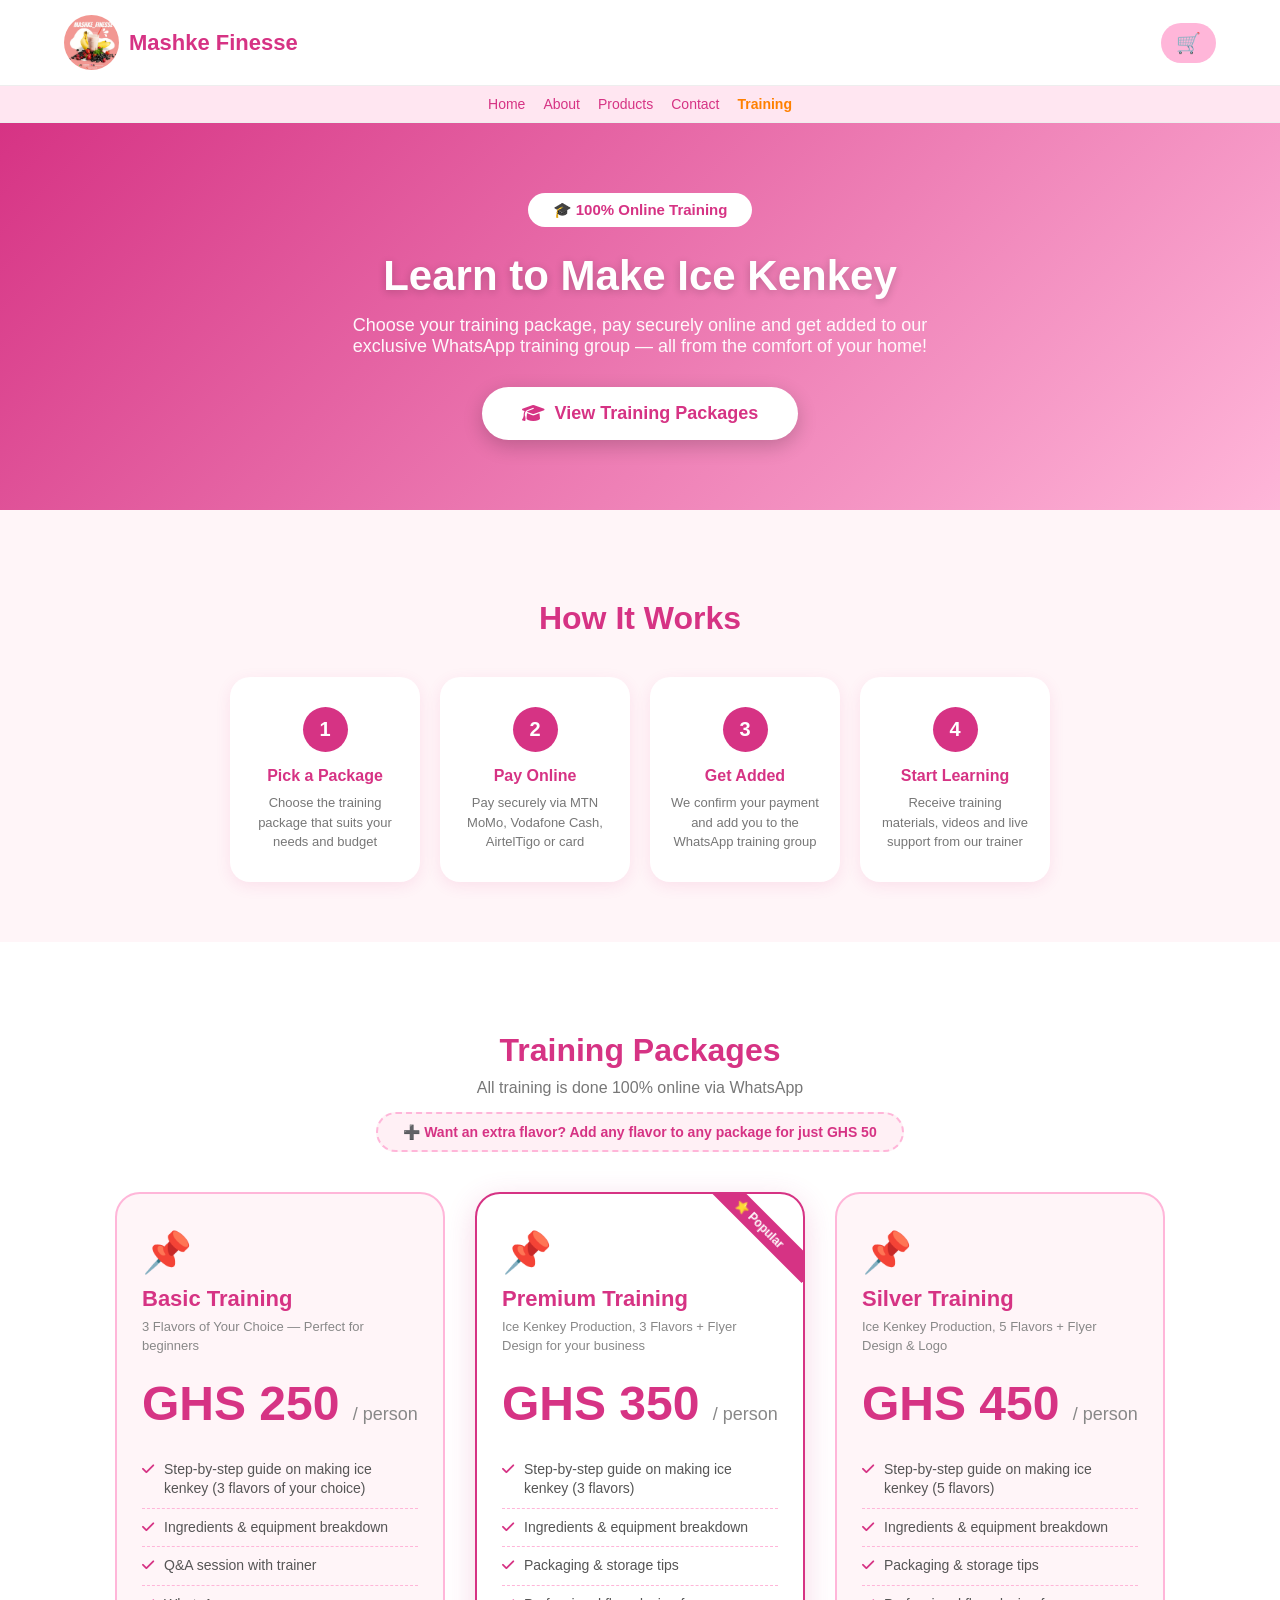
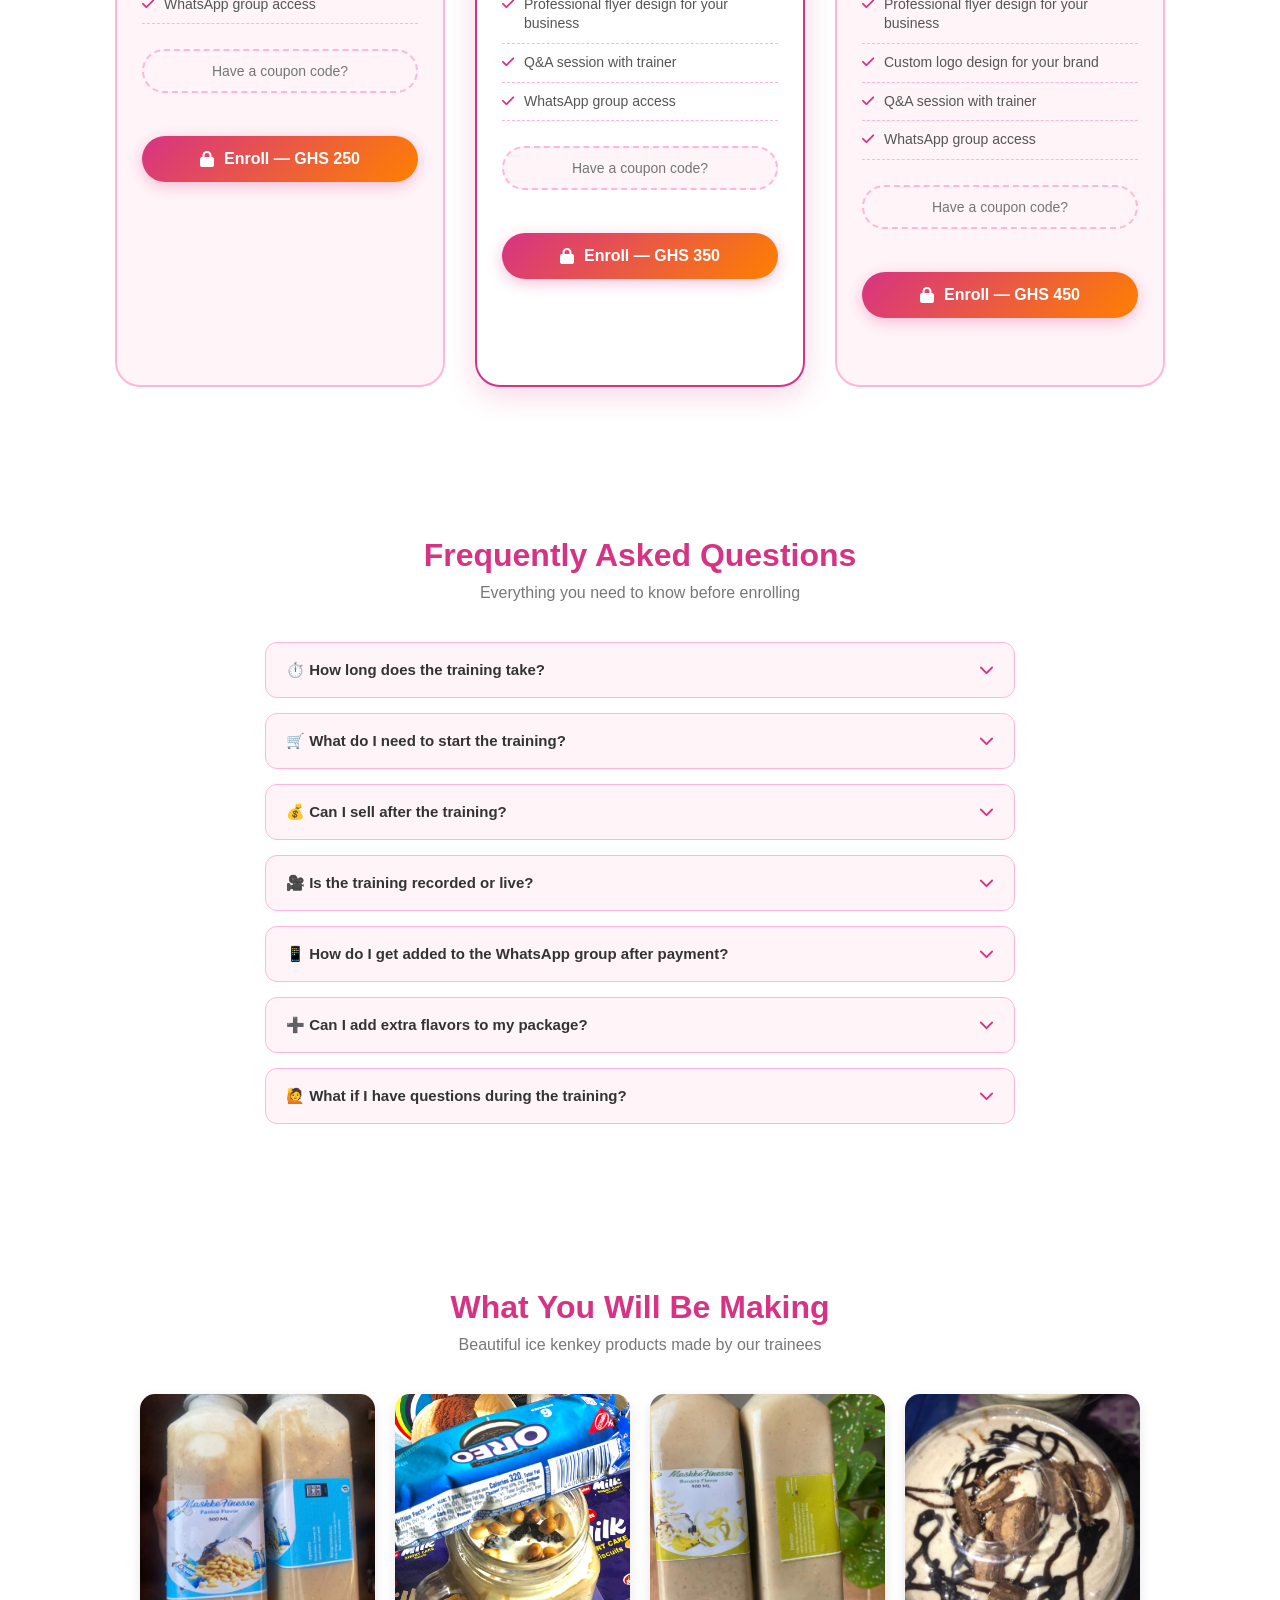
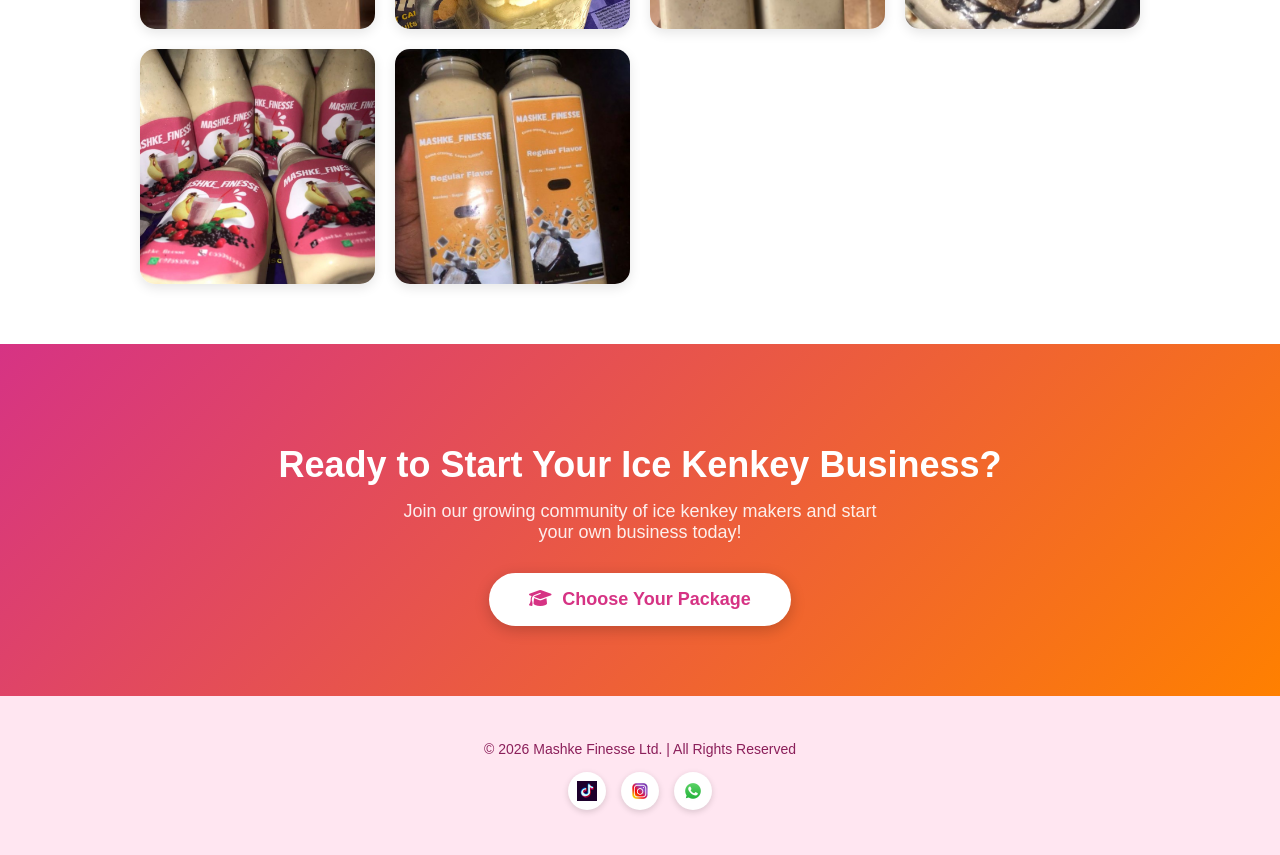
<file: training.html>
<!DOCTYPE html>
<html lang="en">
<head>
    <meta charset="UTF-8">
    <meta name="viewport" content="width=device-width, initial-scale=1.0">
    <title>Mashke Training | Learn to Make Ice Kenkey</title>
    <link rel="stylesheet" href="style.css">
    <link rel="stylesheet" href="training.css">
    <link rel="stylesheet" href="https://cdnjs.cloudflare.com/ajax/libs/font-awesome/6.4.0/css/all.min.css">
    <script src="https://js.paystack.co/v1/inline.js"></script>
</head>

<body>

    <!-- HEADER -->
    <header class="top-header">
        <div class="logo-area">
            <img src="./assets/logo.jpg.jpeg" class="logo" alt="Mashke Finesse Logo">
            <h1>Mashke Finesse</h1>
        </div>
        <a href="./cart.html" class="cart-btn">
            🛒 <span id="cart-count">0</span>
        </a>
    </header>

    <!-- NAV -->
    <nav class="nav">
        <a href="./index.html">Home</a>
        <a href="./about.html">About</a>
        <a href="./products.html">Products</a>
        <a href="./contact.html">Contact</a>
        <a href="./training.html" class="active">Training</a>
    </nav>

    <!-- HERO -->
    <section class="training-hero">
        <div class="hero-badge">🎓 100% Online Training</div>
        <h1>Learn to Make Ice Kenkey</h1>
        <p>Choose your training package, pay securely online and get added to our exclusive WhatsApp training group — all from the comfort of your home!</p>
        <a href="#pricing" class="hero-btn">
            <i class="fas fa-graduation-cap"></i> View Training Packages
        </a>
    </section>

    <!-- HOW IT WORKS -->
    <section class="how-section">
        <h2>How It Works</h2>
        <div class="steps-grid">
            <div class="step">
                <div class="step-number">1</div>
                <h3>Pick a Package</h3>
                <p>Choose the training package that suits your needs and budget</p>
            </div>
            <div class="step">
                <div class="step-number">2</div>
                <h3>Pay Online</h3>
                <p>Pay securely via MTN MoMo, Vodafone Cash, AirtelTigo or card</p>
            </div>
            <div class="step">
                <div class="step-number">3</div>
                <h3>Get Added</h3>
                <p>We confirm your payment and add you to the WhatsApp training group</p>
            </div>
            <div class="step">
                <div class="step-number">4</div>
                <h3>Start Learning</h3>
                <p>Receive training materials, videos and live support from our trainer</p>
            </div>
        </div>
    </section>

    <!-- PRICING -->
    <section class="pricing-section" id="pricing">
        <h2>Training Packages</h2>
        <p class="subtitle">All training is done 100% online via WhatsApp</p>
        <div class="addon-note">
            ➕ Want an extra flavor? Add any flavor to any package for just GHS 50
        </div>

        <div class="pricing-grid">

            <!-- BASIC -->
            <div class="pricing-card">
                <div class="plan-icon">📌</div>
                <div class="plan-name">Basic Training</div>
                <div class="plan-tagline">3 Flavors of Your Choice — Perfect for beginners</div>
                <div class="plan-price">GHS 250 <span>/ person</span></div>
                <ul class="plan-features">
                    <li><i class="fas fa-check"></i> Step-by-step guide on making ice kenkey (3 flavors of your choice)</li>
                    <li><i class="fas fa-check"></i> Ingredients & equipment breakdown</li>
                    <li><i class="fas fa-check"></i> Q&A session with trainer</li>
                    <li><i class="fas fa-check"></i> WhatsApp group access</li>
                </ul>
                <div class="coupon-box">
                    <input type="text" id="couponInput-basic" placeholder="Have a coupon code?">
                    <p class="coupon-status" id="couponStatus-basic"></p>
                </div>
                <button class="enroll-btn" onclick="payForTraining('Basic Training', 25000, 'basic')">
                    <i class="fas fa-lock"></i> Enroll — GHS 250
                </button>
                <p class="plan-status" id="status-basic"></p>
            </div>

            <!-- PREMIUM -->
            <div class="pricing-card popular">
                <div class="popular-badge">⭐ Popular</div>
                <div class="plan-icon">📌</div>
                <div class="plan-name">Premium Training</div>
                <div class="plan-tagline">Ice Kenkey Production, 3 Flavors + Flyer Design for your business</div>
                <div class="plan-price">GHS 350 <span>/ person</span></div>
                <ul class="plan-features">
                    <li><i class="fas fa-check"></i> Step-by-step guide on making ice kenkey (3 flavors)</li>
                    <li><i class="fas fa-check"></i> Ingredients & equipment breakdown</li>
                    <li><i class="fas fa-check"></i> Packaging & storage tips</li>
                    <li><i class="fas fa-check"></i> Professional flyer design for your business</li>
                    <li><i class="fas fa-check"></i> Q&A session with trainer</li>
                    <li><i class="fas fa-check"></i> WhatsApp group access</li>
                </ul>
                <div class="coupon-box">
                    <input type="text" id="couponInput-premium" placeholder="Have a coupon code?">
                    <p class="coupon-status" id="couponStatus-premium"></p>
                </div>
                <button class="enroll-btn" onclick="payForTraining('Premium Training', 35000, 'premium')">
                    <i class="fas fa-lock"></i> Enroll — GHS 350
                </button>
                <p class="plan-status" id="status-premium"></p>
            </div>

            <!-- SILVER -->
            <div class="pricing-card">
                <div class="plan-icon">📌</div>
                <div class="plan-name">Silver Training</div>
                <div class="plan-tagline">Ice Kenkey Production, 5 Flavors + Flyer Design & Logo</div>
                <div class="plan-price">GHS 450 <span>/ person</span></div>
                <ul class="plan-features">
                    <li><i class="fas fa-check"></i> Step-by-step guide on making ice kenkey (5 flavors)</li>
                    <li><i class="fas fa-check"></i> Ingredients & equipment breakdown</li>
                    <li><i class="fas fa-check"></i> Packaging & storage tips</li>
                    <li><i class="fas fa-check"></i> Professional flyer design for your business</li>
                    <li><i class="fas fa-check"></i> Custom logo design for your brand</li>
                    <li><i class="fas fa-check"></i> Q&A session with trainer</li>
                    <li><i class="fas fa-check"></i> WhatsApp group access</li>
                </ul>
                <div class="coupon-box">
                    <input type="text" id="couponInput-silver" placeholder="Have a coupon code?">
                    <p class="coupon-status" id="couponStatus-silver"></p>
                </div>
                <button class="enroll-btn" onclick="payForTraining('Silver Training', 45000, 'silver')">
                    <i class="fas fa-lock"></i> Enroll — GHS 450
                </button>
                <p class="plan-status" id="status-silver"></p>
            </div>

        </div>
    </section>

    <!-- FAQ SECTION -->
    <section class="faq-section">
        <h2>Frequently Asked Questions</h2>
        <p class="subtitle">Everything you need to know before enrolling</p>

        <div class="faq-container">

            <div class="faq-item">
                <div class="faq-question" onclick="toggleFAQ(this)">
                    <span>⏱️ How long does the training take?</span>
                    <i class="fas fa-chevron-down"></i>
                </div>
                <div class="faq-answer">
                    <p>The training runs for <strong>5 working days</strong>. Each day covers a different aspect of ice kenkey production so you learn step by step at a comfortable pace.</p>
                </div>
            </div>

            <div class="faq-item">
                <div class="faq-question" onclick="toggleFAQ(this)">
                    <span>🛒 What do I need to start the training?</span>
                    <i class="fas fa-chevron-down"></i>
                </div>
                <div class="faq-answer">
                    <p>You will need <strong>all the ingredients</strong> for making ice kenkey. A full ingredients list will be provided to you after enrollment so you can prepare before the training begins.</p>
                </div>
            </div>

            <div class="faq-item">
                <div class="faq-question" onclick="toggleFAQ(this)">
                    <span>💰 Can I sell after the training?</span>
                    <i class="fas fa-chevron-down"></i>
                </div>
                <div class="faq-answer">
                    <p><strong>Absolutely yes!</strong> The training is designed to equip you with everything you need to start your own ice kenkey business immediately after completing the program.</p>
                </div>
            </div>

            <div class="faq-item">
                <div class="faq-question" onclick="toggleFAQ(this)">
                    <span>🎥 Is the training recorded or live?</span>
                    <i class="fas fa-chevron-down"></i>
                </div>
                <div class="faq-answer">
                    <p>The training is <strong>recorded</strong>. This means you can watch at your own pace and replay any session as many times as you need to fully understand each step.</p>
                </div>
            </div>

            <div class="faq-item">
                <div class="faq-question" onclick="toggleFAQ(this)">
                    <span>📱 How do I get added to the WhatsApp group after payment?</span>
                    <i class="fas fa-chevron-down"></i>
                </div>
                <div class="faq-answer">
                    <p>Once we receive your payment confirmation, <strong>we will add your number to the WhatsApp training group</strong>. Make sure the WhatsApp number you provide during payment is correct and active.</p>
                </div>
            </div>

            <div class="faq-item">
                <div class="faq-question" onclick="toggleFAQ(this)">
                    <span>➕ Can I add extra flavors to my package?</span>
                    <i class="fas fa-chevron-down"></i>
                </div>
                <div class="faq-answer">
                    <p><strong>Yes you can!</strong> You can add any extra flavor to your chosen package at an additional cost of <strong>GHS 50 per flavor</strong>. Simply mention this when you message us after payment.</p>
                </div>
            </div>

            <div class="faq-item">
                <div class="faq-question" onclick="toggleFAQ(this)">
                    <span>🙋 What if I have questions during the training?</span>
                    <i class="fas fa-chevron-down"></i>
                </div>
                <div class="faq-answer">
                    <p>Questions are <strong>very welcome!</strong> At the end of every day's session there is a dedicated Q&A time where you can ask anything and get direct answers from the trainer.</p>
                </div>
            </div>

        </div>
    </section>

    <!-- PRODUCT PHOTOS -->
    <section class="photos-section">
        <h2>What You Will Be Making</h2>
        <p class="subtitle">Beautiful ice kenkey products made by our trainees</p>
        <div class="photos-grid">
            <div class="photo-card"><img src="./assets/FanMilk.jpeg" alt="Ice Kenkey"></div>
            <div class="photo-card"><img src="./assets/oreomashke.jpg" alt="Oreo Flavor"></div>
            <div class="photo-card"><img src="./assets/bananamashke.jpg" alt="Banana Flavor"></div>
            <div class="photo-card"><img src="./assets/Chocolate topping.jpeg" alt="Chocolate Flavor"></div>
            <div class="photo-card"><img src="./assets/smallbottles.jpg" alt="Packaged Bottles"></div>
            <div class="photo-card"><img src="./assets/Regular.jpeg" alt="Regular Flavor"></div>
        </div>
    </section>

    <!-- BOTTOM CTA -->
    <section class="training-cta">
        <h2>Ready to Start Your Ice Kenkey Business?</h2>
        <p>Join our growing community of ice kenkey makers and start your own business today!</p>
        <a href="#pricing" class="cta-scroll-btn">
            <i class="fas fa-graduation-cap"></i> Choose Your Package
        </a>
    </section>

    <!-- FOOTER -->
    <footer>
        <div class="footer-container">
            <p>&copy; 2026 Mashke Finesse Ltd. | All Rights Reserved</p>
            <div class="social-icons">
                <a href="https://www.tiktok.com/@mashke_finesse?_r=1&_t=ZM-91kdEEC37Tk">
                    <img src="./assets/tiktok-icon-6739342_1280.jpg" alt="Tiktok">
                </a>
                <a href="https://www.instagram.com/mashke_finesse?igsh=Z2JpYzczang0c2ds&utm_source=qr">
                    <img src="./assets/instagram-1581266_1280.jpg" alt="Instagram">
                </a>
                <a href="https://wa.me/233276852068">
                    <img src="./assets/whatsapp-873316_1280 (1).png" alt="WhatsApp">
                </a>
            </div>
        </div>
    </footer>

    <script src="cart.js"></script>
    <script src="training.js"></script>
    <script src="faq.js"></script>

</body>
</html>
</file>
<file: style.css>
/* GENERAL RESET */
* {
    margin: 0;
    padding: 0;
    box-sizing: border-box;
    font-family: "Poppins", sans-serif;
}
body {
    background: #fff5f8;
    color: #333;
}

h2 {
    text-align: center;
    margin: 30px 0 20px;
    color: #d63384;
}

.top-header {
    display: flex;
    justify-content: space-between;
    align-items: center;
    padding: 15px 5%;
    background: #fff;
    box-shadow: 0 2px 10px rgba(0,0,0,0.08);
}

.logo-area {
    display: flex;
    align-items: center;
    gap: 10px;
}

.logo {
    width: 55px;
    height: 55px;
    border-radius: 50%;
}

.top-header h1 {
    color: #d63384;
    font-size: 22px;
    font-weight: bold;
}

.search-area input {
    width: 250px;
    padding: 10px;
    border-radius: 20px;
    border: 1px solid #ffb6d9;
    background: #ffe6f1;
}

.cart-btn {
    font-size: 20px;
    background: #ffb6d9;
    padding: 8px 15px;
    border-radius: 20px;
   color: rgb(60, 40, 40); 
    text-decoration: none;
}

.nav {
    display: flex;
    justify-content: center;
    gap: 25px;
    padding: 12px;
    background: #ffe6f1;
}

.nav a {
    text-decoration: none;
    font-weight: 500;
    color: #d63384;
    transition: 0.3s;
}

.nav a.active, .nav a:hover {
    font-weight: bold;
    color: #ff8000;
}

.hero {
    background: linear-gradient(to right, #ffb6d9, #ffd6e9);
    padding: 60px 5%;
    text-align: center;
    color: #333;  
    border-radius: 12px;
    margin: 20px 5%;
}

.hero h2 {
    font-size: 32px;
    margin-bottom: 10px;
}

.hero p {
    font-size: 18px;
    margin-bottom: 20px;
}

.btn-primary {
    display: inline-block;
    background: #04b654;
    color: #333;
    padding: 10px 20px;
    border-radius: 25px;
    text-decoration: none;
    font-size: 16px;
    transition: 0.3s;
}

.btn-primary:hover {
    background: #048339;
}

.slider-section {
    margin: 40px auto;
    width: 90%;
    max-width: 900px;   
}

.swiper {
    height: 350px;     
}

.swiper-slide img {
    width: 100%;
    height: 100%;       /* image fits inside the slider */
    border-radius: 20px;
    object-fit: contain;
    background: white;   
    transition: transform 0.3s;
}

.swiper-slide img:hover {
    transform: scale(1.05);
}

.categories .cat-grid {
    display: grid;
    grid-template-columns: repeat(auto-fit, minmax(120px, 1fr));
    gap: 15px;
    padding: 20px 5%;
}

.cat-card {
    background: white;
    padding: 20px;
    border-radius: 20px;
    box-shadow: 0 2px 8px rgba(0,0,0,0.1);
    text-align: center;
    color: #d63384;
    font-weight: bold;
    transition: 0.3s;
    cursor: pointer;
}

.cat-card:hover {
    transform: translateY(-5px);
    box-shadow: 0 6px 18px rgba(0,0,0,0.15);
}

footer {
    text-align: center;
    padding: 20px;
    background: #ffe6f1;
    color: #8b1f5a;
    margin-top: 40px;
}
footer {
    text-align: center;
}

.footer-container {
    display: flex;
    flex-direction: column;
    align-items: center;
    justify-content: center;
    gap: 15px;
}

.social-icons {
    display: flex;
    justify-content: center;
    gap: 15px;
}

/* Page Title */
.page-title {
    text-align: center;
    padding: 40px 10px;
}

.page-title h2 {
    font-size: 2.2rem;
    color: #d63384;
    margin-bottom: 15px;
}
/* Filter Section */
.filter-section {
    text-align: center;
    padding: 20px 5%;
}

.filter-btn {
    background: #ffd08a;
    border: none;
    padding: 10px 18px;
    border-radius: 20px;
    margin: 5px;
    font-weight: 600;
    cursor: pointer;
    transition: 0.3s;
}

.filter-btn:hover {
    background: #ffb84d;
}

.filter-btn.active {
    background: #ff9800;
    color: white;
}

/* Product Grid */
.products-grid {
    padding: 40px 5%;
    display: grid;
    grid-template-columns: repeat(auto-fit, minmax(230px, 1fr));
    gap: 30px;
    max-width: 1100px;
    margin: 0 auto;
}
.product-card:hover {
    transform: translateY(-8px);
    box-shadow: 0 6px 20px rgba(0,0,0,0.17);
}
.add-cart {
    margin-top: 12px;
    padding: 10px 15px;
    width: 100%;
    background: #ff279a;
    color: white;
    border: none;
    border-radius: 12px;
    cursor: pointer;
    transition: 0.3s;
}

.add-cart:hover {
    background: #e22288;
}

/* Responsive */
@media (max-width: 768px) {
    .products-grid {
        grid-template-columns: repeat(auto-fit, minmax(150px, 1fr));
    }

    .filter-btn {
        padding: 8px 14px;
    }

    .product-hero {
        padding: 30px 10px;
    }
}

/* ABOUT PAGE */
.about-container {
    padding: 40px 20px;
    display: flex;
    flex-wrap: wrap;
    align-items: center;
    justify-content: center;
    gap: 40px;
}

.about-content {
    max-width: 600px;
}

.about-content h2 {
    font-size: 2rem;
    color: #cc6600;
    margin-bottom: 15px;
}

.about-content h3 {
    margin-top: 20px;
    color: #994d00;
}

.about-content p {
    margin: 10px 0;
    line-height: 1.6;
    color: #4d2600;
    font-size: 1.05rem;
}

.value-list {
    list-style: none;
    margin: 10px 0 20px;
}

.value-list li {
    background: #ffe0b3;
    padding: 8px 12px;
    border-radius: 10px;
    margin: 6px 0;
    font-weight: 500;
}

.about-image img {
    width: 330px;
    border-radius: 20px;
    box-shadow: 0 4px 12px rgba(0,0,0,0.15);
}

@media (max-width: 768px) {
    .about-container {
        flex-direction: column;
        text-align: center;
    }

    .about-image img {
        width: 90%;
    }
}

/* Active Navigation */
nav ul li a.active {
    color: #e67e22;
    border-bottom: 2px solid #e67e22;
    padding-bottom: 3px;
}
/* WHY CUSTOMERS LOVE US */
.love-us-section {
    text-align: center;
    padding: 50px 20px;
    background: #fff3dd;
    margin-top: 20px;
}

.love-us-section h2 {
    font-size: 2rem;
    color: #cc6600;
    margin-bottom: 30px;
}

.love-grid {
    display: grid;
    grid-template-columns: repeat(auto-fit, minmax(220px, 1fr));
    gap: 25px;
    max-width: 1000px;
    margin: 0 auto;
}

.love-card {
    background: white;
    padding: 20px;
    border-radius: 20px;
    box-shadow: 0 4px 12px rgba(0,0,0,0.12);
    transition: 0.3s ease;
}

.love-card:hover {
    transform: translateY(-8px);
    box-shadow: 0 6px 18px rgba(0,0,0,0.15);
}

.love-card img {
    width: 70px;
    height: 70px;
    margin-bottom: 15px;
}

.love-card h3 {
    color: #994d00;
    margin-bottom: 8px;
}

.love-card p {
    color: #4d2600;
    font-size: 0.95rem;
    line-height: 1.5;
}

@media (max-width: 768px) {
    .love-card {
        padding: 18px;
    }
}
/* PRODUCTS PAGE */
.product-hero {
    text-align: center;
    padding: 40px 20px;
    background: #ffeac7;
}

.product-hero h2 {
    font-size: 2rem;
    color: #cc6600;
}

.product-hero p {
    margin-top: 10px;
    color: #4d2600;
    font-size: 1.1rem;
}

.product-card {
    background: white;
    padding: 20px;
    border-radius: 20px;
    text-align: center;
    box-shadow: 0 4px 12px rgba(0,0,0,0.12);
    transition: 0.3s ease;
}
.product-card img {
    width: 100%;
    height: 180px;
    object-fit: cover;
    border-radius: 15px;
}

.product-card h3 {
    margin: 12px 0;
    color: #cc6600;
}

.product-card p {
    color: #4d2600;
    font-size: 0.95rem;
    line-height: 1.5;
}

.price {
    display: inline-block;
    margin-top: 12px;
    padding: 8px 15px;
    background: #ffb84d;
    border-radius: 20px;
    color: #4d2600;
    font-weight: 600;
}
/* ORDER BUTTON */
.order-btn {
    display: inline-block;
    margin-top: 15px;
    padding: 10px 15px;
    background: #25D366;
    color: white;
    font-weight: 600;
    text-decoration: none;
    border-radius: 20px;
    transition: 0.3s ease;
}

.order-btn:hover {
    background: #1da851;
}
/* Product Sections */
.product-section {
    width: 90%;
    max-width: 1000px;
    margin: 40px auto;
}

.product-section h3 {
    text-align: center;
    margin-bottom: 25px;
    font-size: 1.8rem;
}

/* Grid */
.product-grid {
    display: grid;
    grid-template-columns: repeat(auto-fit, minmax(220px, 1fr));
    gap: 25px;
}
/* Coming Soon */
.future {
    text-align: center;
}

.future ul {
    list-style: none;
    padding: 0;
}

.future li {
    font-size: 1.1rem;
    margin: 5px 0;
}
/* Contact Page */
.logo-section {
    display: flex;
    align-items: center;
    justify-content: center;
    gap: 15px;
    padding: 25px 0 15px;
    background: #fff;
}

.logo-section img.round-photo {
    width: 65px;
    height: 65px;
    border-radius: 50%;
    object-fit: cover;
    border: 2px solid #e67e22;  
}

.logo-section h1 {
    font-size: 28px;
    font-weight: 700;
    color: #333;
    letter-spacing: 1px;
    text-transform: uppercase;
    margin: 0;
}

/* NAVIGATION */
nav {
    background: #fafafa;
    border-top: 1px solid #eee;
    border-bottom: 1px solid #eee;
}

nav ul {
    display: flex;
    justify-content: center;
    gap: 30px;
    list-style: none;
    padding: 12px 0;
    margin: 0;
}

nav ul li a {
    text-decoration: none;
    font-size: 16px;
    font-weight: 600;
    color: #555;
    transition: 0.3s ease;
}

/* Hover */
nav ul li a:hover {
    color: #e67e22;
}

/* Active link (contact page) */
.contact-header {
    text-align: center;
    padding: 40px 20px;
}

.contact-header h2 {
    font-size: 2rem;
}

.contact-container {
    width: 90%;
    max-width: 1000px;
    margin: auto;
    display: grid;
    grid-template-columns: repeat(auto-fit, minmax(300px, 1fr));
    gap: 30px;
    padding: 20px 0;
}

.contact-info {
    background: #fff;
    padding: 20px;
    border-radius: 12px;
    box-shadow: 0 4px 10px rgba(0,0,0,0.08);
}

.contact-info h3 {
    margin-bottom: 15px;
}

.contact-info p {
    margin: 8px 0;
}

/* Contact Form */
.contact-form {
    background: #fff;
    padding: 20px;
    border-radius: 12px;
    box-shadow: 0 4px 10px rgba(0,0,0,0.08);
}

.contact-hero {
    text-align: center;
    font-size: 1rem;
    margin-bottom: 20px;
    font-weight: 600;
}


.contact-form form input,
.contact-form form textarea {
    width: 100%;
    padding: 12px;
    margin-bottom: 15px;
    border-radius: 8px;
    border: 1px solid #ddd;
    font-size: 1rem;
}

.contact-form textarea {
    height: 120px;
    resize: none;
}

.contact-form button {
    background: #ff9f43;
    border: none;
    padding: 12px 20px;
    width: 100%;
    border-radius: 8px;
    font-size: 1.1rem;
    color: white;
    cursor: pointer;
    transition: .3s ease;
}

.contact-form button:hover {
    background: #ff7f00;
}

/* Map */
.map-section img {
    width: 90%;
    max-width: 800px;
    border-radius: 12px;
    box-shadow: 0 4px 10px rgba(0,0,0,0.1);
}

.map-section {
    padding: 50px 20px;
    background-color: #f9f9f9;
    text-align: center;
}

.map-section h2 {
    font-size: 2rem;
    margin-bottom: 30px;
    color: #1a1a1a;
}

.map-container {
    display: flex;
    flex-wrap: wrap;
    justify-content: center;
    gap: 20px;
    align-items: flex-start;
}

.map-wrapper {
    flex: 1 1 600px;
    min-width: 300px;
    max-width: 700px;
    height: 450px;
    border: 2px solid #FFD700; /* your brand color */
    border-radius: 10px;
    overflow: hidden;
}

.map-wrapper iframe {
    width: 100%;
    height: 100%;
    border: 0;
}

.map-info {
    flex: 1 1 250px;
    min-width: 200px;
    text-align: left;
}

.map-info p {
    font-size: 1.1rem;
    margin-bottom: 15px;
}

.directions-btn {
    display: inline-block;
    padding: 12px 25px;
    background-color: #FFD700; /* brand color */
    color: #000;
    text-decoration: none;
    font-weight: bold;
    border-radius: 8px;
    transition: background-color 0.3s ease;
}

.directions-btn:hover {
    background-color: #e6b800;
}

/* MOBILE ADJUSTMENTS */
@media (max-width: 768px) {
    .map-container {
        flex-direction: column;
        align-items: center;
    }

    .map-info {
        text-align: center;
    }
}

/* Footer Social Icons */
.footer-container {
    display: flex;
    justify-content: space-between;
    align-items: center;
    padding: 15px 20px;
    flex-wrap: wrap;
}

.social-icons {
    display: flex;
    gap: 15px;
}

.social-icons a {
    display: flex;
    align-items: center;
    justify-content: center;
    width: 38px;
    height: 38px;
    background: #fff;
    border-radius: 50%;
    box-shadow: 0px 2px 6px rgba(0,0,0,0.15);
    transition: 0.3s ease;
}

.social-icons a img {
    width: 20px;
    height: 20px;
    object-fit: contain;
}

/* Hover Effects */
.social-icons a:hover {
    transform: translateY(-4px);
    box-shadow: 0px 4px 12px rgba(0,0,0,0.2);
}
.order-page {
    max-width: 1200px;
    margin: auto;
    padding: 30px;
}

.order-title {
    text-align: center;
    font-size: 2rem;
    margin-bottom: 20px;
}
.add-btn {
    padding: 10px;
    width: 100%;
    background: #ff279a; 
    color: white;
    border: none;
    border-radius: 8px;
    cursor: pointer;
}

.add-btn:hover {
    background: #e22288;
}
.logo-area1{
    display: flex;
    align-items: center;
    gap: 10px;
}
.logo-area1 h1 {
    font-size: 22px;
    font-weight: 700;
    color: #d63384;
}
.cart-section {
    max-width: 800px;
    margin: 30px auto;
    background: #fff;
    padding: 20px;
    border-radius: 8px;
}

.cart-item {
    display: flex;
    align-items: center;
    margin-bottom: 15px;
    border-bottom: 1px solid #ddd;
    padding-bottom: 10px;
}

.cart-item img {
    width: 100px;
    border-radius: 5px;
}

.cart-item-details {
    flex: 1;
    margin-left: 15px;
}

.cart-item-details h4 {
    margin: 0 0 5px 0;
}

.quantity-controls {
    display: flex;
    align-items: center;
    gap: 10px;
    margin: 10px 0;
}

.quantity-controls button {
    padding: 5px 10px;
    cursor: pointer;
}

.remove {
    background: #f44336;
    color: white;
    border: none;
    padding: 5px 10px;
    border-radius: 5px;
    cursor: pointer;
}

.remove:hover {
    background: #d32f2f;
}

.cart-total {
    text-align: right;
    margin-top: 20px;
}
.about-banner {
    position: relative;
    width: 100%;
    height: 350px;
    overflow: hidden;
}

.banner-img {
    width: 100%;
    height: 100%;
    object-fit: cover;
}

.banner-overlay {
    position: absolute;
    top: 0;
    left: 0;
    width: 100%;
    height: 100%;
    background: rgba(0,0,0,0.4); 
}

.banner-content {
    position: absolute;
    top: 50%;
    left: 50%;
    transform: translate(-50%, -50%);
    color: white;
    text-align: center;
    font-size: 1.3rem;
    font-weight: 600;
    line-height: 2rem;
}

.banner-content span {
    background: rgba(255,255,255,0.2);
    padding: 6px 12px;
    border-radius: 8px;
    display: inline-block;
}
.sub-nav {
    display: flex;
    justify-content: center;
    gap: 20px;
    margin: 20px 0;
}

.sub-nav a {
    text-decoration: none;
    color: #d63384;
    font-weight: 600;
    padding-bottom: 4px;
    border-bottom: 2px solid transparent;
    transition: 0.3s;
}

.sub-nav a:hover, 
.sub-nav .active {
    border-bottom: 2px solid #ff6600;
    color: #333;
}
:root {
    --powder-blush: #e8a598ff;
    --powder-blush-2: #ffb5a7ff;
    --powder-blush-3: #fec5bbff;
    --almond-silk: #fcd5ceff;
    --soft-blush: #fae1ddff;
    --seashell: #f8edebff;
    --powder-petal: #f9e5d8ff;
    --powder-petal-2: #f9dcc4ff;
    --soft-apricot: #fcd2afff;
    --peach-glow: #fec89aff;
    --text-dark: #5d4037;
    --text-medium: #8d6e63;
    --text-light: #a1887f;
    --shadow-light: rgba(232, 165, 152, 0.1);
    --shadow-medium: rgba(232, 165, 152, 0.2);
    --shadow-dark: rgba(232, 165, 152, 0.3);
}
body::before {
    content: '';
    position: fixed;
    top: 0;
    left: 0;
    right: 0;
    bottom: 0;
    background: 
        radial-gradient(circle at 20% 80%, rgba(254, 202, 154, 0.1) 0%, transparent 50%),
        radial-gradient(circle at 80% 20%, rgba(232, 165, 152, 0.08) 0%, transparent 50%),
        radial-gradient(circle at 40% 40%, rgba(250, 225, 221, 0.05) 0%, transparent 50%);
    pointer-events: none;
    z-index: -1;
}

/* Header Styles */
.header {
    background: linear-gradient(135deg, var(--powder-blush) 0%, var(--powder-blush-2) 100%);
    color: white;
    padding: 1.5rem 2rem;
    box-shadow: 0 4px 20px rgba(0, 0, 0, 0.08);
    text-align: center;
}

.header h1 {
    font-weight: 600;
    font-size: 1.8rem;
    letter-spacing: -0.5px;
    text-shadow: 0 2px 4px rgba(0, 0, 0, 0.1);
}

/* Main Cart Container */
.cart-page {
    max-width: 800px;
    margin: 3rem auto;
    padding: 0 2rem;
    position: relative;
}

/* Continue Shopping Link */
.back-to-shop {
    display: inline-flex;
    align-items: center;
    gap: 0.5rem;
    color: var(--text-medium);
    text-decoration: none;
    font-weight: 500;
    margin-bottom: 2rem;
    padding: 0.75rem 1.5rem;
    border-radius: 50px;
    transition: all 0.3s ease;
    background: rgba(255, 255, 255, 0.95);
    box-shadow: 0 2px 15px var(--shadow-light);
    border: 1px solid rgba(232, 165, 152, 0.2);
    backdrop-filter: blur(10px);
}

.back-to-shop:hover {
    color: var(--powder-blush);
    background: white;
    transform: translateX(-5px);
    box-shadow: 0 4px 20px var(--shadow-medium);
    border-color: var(--powder-blush-3);
}

.back-to-shop::before {
    content: "←";
    font-size: 1.1rem;
    color: var(--powder-blush);
    font-weight: 600;
}

/* Cart Header */
.cart-header {
    text-align: center;
    margin-bottom: 3rem;
    position: relative;
}

.cart-header h2 {
    font-size: 2.2rem;
    font-weight: 600;
    margin-bottom: 1rem;
    color: var(--text-dark);
    background: linear-gradient(135deg, var(--text-dark) 0%, var(--powder-blush) 100%);
    -webkit-background-clip: text;
    -webkit-text-fill-color: transparent;
    background-clip: text;
}

.cart-status {
    display: inline-flex;
    align-items: center;
    gap: 0.5rem;
    background: rgba(255, 255, 255, 0.9);
    padding: 0.6rem 1.5rem;
    border-radius: 50px;
    font-size: 0.95rem;
    font-weight: 500;
    color: var(--powder-blush);
    border: 1px solid rgba(232, 165, 152, 0.3);
    backdrop-filter: blur(5px);
}

.cart-status::before {
    content: "📌";
    font-size: 1rem;
}

/* Separator */
.cart-header::after {
    content: "";
    display: block;
    width: 150px;
    height: 2px;
    background: linear-gradient(90deg, transparent, var(--powder-blush-3), transparent);
    margin: 2rem auto 0;
}

/* Empty Cart State */
.empty-cart-state {
    background: rgba(255, 255, 255, 0.95);
    border-radius: 20px;
    padding: 4rem 3rem;
    text-align: center;
    box-shadow: 0 8px 40px var(--shadow-light);
    margin: 3rem 0;
    border: 1px solid rgba(232, 165, 152, 0.15);
    backdrop-filter: blur(10px);
    animation: fadeIn 0.8s ease;
}

.empty-cart-icon {
    width: 100px;
    height: 100px;
    background: linear-gradient(135deg, var(--soft-blush) 0%, var(--powder-blush-3) 100%);
    border-radius: 50%;
    display: flex;
    align-items: center;
    justify-content: center;
    margin: 0 auto 2rem;
    box-shadow: 0 8px 25px rgba(232, 165, 152, 0.25);
}

.empty-cart-icon i {
    font-size: 2.5rem;
    color: white;
    filter: drop-shadow(0 2px 4px rgba(0, 0, 0, 0.1));
}

.empty-cart-state h3 {
    font-size: 1.8rem;
    font-weight: 600;
    margin-bottom: 1rem;
    color: var(--text-dark);
}

.empty-cart-state p {
    color: var(--text-medium);
    max-width: 400px;
    margin: 0 auto 3rem;
    font-size: 1.05rem;
    line-height: 1.7;
}

/* Total Container */
.total-container {
    background: rgba(255, 255, 255, 0.95);
    padding: 2rem 2.5rem;
    border-radius: 20px;
    margin: 2.5rem 0;
    box-shadow: 0 8px 30px var(--shadow-light);
    border: 1px solid rgba(232, 165, 152, 0.15);
    backdrop-filter: blur(10px);
    display: flex;
    justify-content: space-between;
    align-items: center;
    position: relative;
    overflow: hidden;
}

.total-container::before {
    content: "";
    position: absolute;
    top: 0;
    left: 0;
    width: 5px;
    height: 100%;
    background: linear-gradient(to bottom, var(--powder-blush), var(--soft-apricot));
}

.total-label {
    font-size: 1.2rem;
    color: var(--text-medium);
    font-weight: 500;
}

.total-amount {
    font-size: 2.5rem;
    font-weight: 700;
    color: var(--powder-blush);
    display: flex;
    align-items: baseline;
    text-shadow: 0 2px 4px rgba(0, 0, 0, 0.05);
}

.total-amount::before {
    content: "GHS ";
    font-size: 1.5rem;
    font-weight: 500;
    color: var(--text-light);
    margin-right: 0.3rem;
}

.total-amount span {
    font-size: 1.5rem;
    color: var(--text-light);
    font-weight: 400;
}

/* Checkout Button */
.checkout-btn-container {
    margin: 2.5rem 0;
}

.checkout-btn {
    width: 100%;
    background: linear-gradient(135deg, var(--powder-blush) 0%, var(--soft-apricot) 100%);
    color: white;
    border: none;
    padding: 1.5rem;
    font-size: 1.1rem;
    font-weight: 600;
    border-radius: 15px;
    cursor: pointer;
    transition: all 0.4s cubic-bezier(0.175, 0.885, 0.32, 1.275);
    display: flex;
    align-items: center;
    justify-content: center;
    gap: 1rem;
    letter-spacing: 0.5px;
    box-shadow: 0 8px 30px rgba(232, 165, 152, 0.3);
    text-shadow: 0 1px 2px rgba(0, 0, 0, 0.1);
    position: relative;
    overflow: hidden;
}

.checkout-btn::before {
    content: '';
    position: absolute;
    top: 0;
    left: -100%;
    width: 100%;
    height: 100%;
    background: linear-gradient(90deg, transparent, rgba(255, 255, 255, 0.3), transparent);
    transition: 0.5s;
}

.checkout-btn:hover::before {
    left: 100%;
}

.checkout-btn:hover {
    transform: translateY(-3px);
    box-shadow: 0 12px 40px rgba(232, 165, 152, 0.4);
    background: linear-gradient(135deg, var(--powder-blush-2) 0%, var(--peach-glow) 100%);
}

.checkout-btn:active {
    transform: translateY(-1px);
    box-shadow: 0 4px 20px rgba(232, 165, 152, 0.3);
}

.checkout-btn .icon {
    font-size: 1.3rem;
    transition: transform 0.3s ease;
    display: inline-block;
}

.checkout-btn:hover .icon {
    transform: translateX(6px);
}

/* Brand Watermark */
.brand-watermark {
    text-align: center;
    margin-top: 4rem;
    padding-top: 2.5rem;
    color: var(--powder-blush-3);
    font-size: 1.1rem;
    font-weight: 300;
    letter-spacing: 3px;
    position: relative;
    opacity: 0.8;
    text-transform: uppercase;
}

.brand-watermark::before {
    content: "";
    position: absolute;
    top: 0;
    left: 50%;
    transform: translateX(-50%);
    width: 120px;
    height: 2px;
    background: linear-gradient(90deg, transparent, var(--powder-blush-3), transparent);
}

/* Animation */
@keyframes fadeIn {
    from {
        opacity: 0;
        transform: translateY(30px);
    }
    to {
        opacity: 1;
        transform: translateY(0);
    }
}

/* Responsive Design */
@media (max-width: 768px) {
    .cart-page {
        padding: 0 1.5rem;
        margin: 2rem auto;
    }
    
    .header {
        padding: 1.25rem 1.5rem;
    }
    
    .header h1 {
        font-size: 1.5rem;
    }
    
    .cart-header h2 {
        font-size: 1.8rem;
    }
    
    .empty-cart-state {
        padding: 3rem 2rem;
        margin: 2rem 0;
        border-radius: 15px;
    }
    
    .empty-cart-icon {
        width: 80px;
        height: 80px;
    }
    
    .empty-cart-icon i {
        font-size: 2rem;
    }
    
    .empty-cart-state h3 {
        font-size: 1.5rem;
    }
    
    .total-container {
        padding: 1.75rem;
        flex-direction: column;
        gap: 1rem;
        align-items: flex-start;
        border-radius: 15px;
    }
    
    .total-amount {
        font-size: 2rem;
    }
    
    .checkout-btn {
        padding: 1.25rem;
        font-size: 1rem;
        border-radius: 12px;
    }
}

@media (max-width: 480px) {
    .cart-page {
        padding: 0 1rem;
    }
    
    .back-to-shop {
        padding: 0.6rem 1.25rem;
        font-size: 0.95rem;
    }
    
    .cart-header h2 {
        font-size: 1.6rem;
    }
    
    .cart-status {
        padding: 0.5rem 1.25rem;
        font-size: 0.9rem;
    }
    
    .empty-cart-state {
        padding: 2.5rem 1.5rem;
    }
    
    .empty-cart-state p {
        font-size: 1rem;
    }
    
    .total-amount {
        font-size: 1.8rem;
    }
    
    .checkout-btn {
        padding: 1.1rem;
    }
    
    .brand-watermark {
        font-size: 1rem;
        color:#ddd;
        letter-spacing: 2px;
        padding-top: 2rem;
    }
    
    .brand-watermark::before {
        width: 80px;
    }
}

/* Tablet-specific adjustments */
@media (min-width: 769px) and (max-width: 1024px) {
    .cart-page {
        max-width: 700px;
    }
}
/* Cart Items Styles */
.cart-items {
    display: none;
}


.cart-item-image {
    width: 80px;
    height: 80px;
    object-fit: cover;
    border-radius: 10px;
    border: 2px solid var(--almond-silk);
}
.cart-item-name {
    font-weight: 600;
    color: var(--text-dark);
    margin-bottom: 0.5rem;
    font-size: 1.1rem;
}

.cart-item-price {
    color: var(--powder-blush);
    font-weight: 500;
    font-size: 1.1rem;
}
.quantity-btn {
    background: var(--soft-blush);
    border: none;
    width: 30px;
    height: 30px;
    border-radius: 50%;
    display: flex;
    align-items: center;
    justify-content: center;
    cursor: pointer;
    color: var(--powder-blush);
    font-size: 1.2rem;
    font-weight: 600;
    transition: all 0.2s ease;
}

.quantity-btn:hover {
    background: var(--powder-blush-2);
    color: white;
    transform: scale(1.1);
}

.quantity-value {
    font-weight: 600;
    color: var(--text-dark);
    min-width: 30px;
    text-align: center;
}

.cart-item-total {
    font-weight: 700;
    color: var(--powder-blush);
    font-size: 1.2rem;
    min-width: 100px;
    text-align: right;
}

.remove-item {
    background: linear-gradient(135deg, #ffb5a7, #fec89a);
    color: white;
    border: none;
    padding: 0.5rem 1.25rem;
    border-radius: 50px;
    cursor: pointer;
    font-weight: 500;
    font-size: 0.9rem;
    transition: all 0.3s ease;
}

.remove-item:hover {
    background: linear-gradient(135deg, #e8a598, #fec89a);
    transform: translateY(-2px);
    box-shadow: 0 4px 15px rgba(232, 165, 152, 0.3);
}

.cart-summary {
    display: flex;
    justify-content: space-between;
    align-items: center;
    padding-top: 2rem;
    margin-top: 2rem;
    border-top: 2px solid rgba(232, 165, 152, 0.2);
}

.cart-subtotal {
    font-size: 1.1rem;
    color: var(--text-medium);
}

.cart-subtotal-value {
    font-size: 1.5rem;
    font-weight: 700;
    color: var(--powder-blush);
    margin-left: 1rem;
}

/* Cart Notification */
.cart-notification {
    position: fixed;
    top: 100px;
    right: 20px;
    background: white;
    padding: 1rem 1.5rem;
    border-radius: 10px;
    box-shadow: 0 10px 30px rgba(0, 0, 0, 0.15);
    display: flex;
    align-items: center;
    gap: 1rem;
    z-index: 1000;
    transform: translateX(150%);
    transition: transform 0.5s cubic-bezier(0.175, 0.885, 0.32, 1.275);
    border-left: 4px solid var(--powder-blush);
    min-width: 300px;
}

.cart-notification.show {
    transform: translateX(0);
}

.cart-notification-icon {
    width: 40px;
    height: 40px;
    background: var(--soft-blush);
    border-radius: 50%;
    display: flex;
    align-items: center;
    justify-content: center;
    color: var(--powder-blush);
    font-size: 1.2rem;
}

.cart-notification-content h4 {
    margin: 0 0 0.25rem 0;
    color: var(--text-dark);
    font-size: 1rem;
}

.cart-notification-content p {
    margin: 0;
    color: var(--text-medium);
    font-size: 0.9rem;
}

/* Cart Item Styles */
.summary-right {
    text-align: right;
}

.summary-row {
    display: flex;
    justify-content: space-between;
    padding: 0.5rem 0;
    border-bottom: 1px dashed rgba(232, 165, 152, 0.2);
}

.summary-row.total-row {
    border-bottom: none;
    border-top: 2px solid rgba(232, 165, 152, 0.3);
    padding-top: 1rem;
    margin-top: 0.5rem;
    font-weight: 600;
    font-size: 1.2rem;
}

.estimated-total {
    color: var(--powder-blush);
    font-weight: 700;
}

/* Cart Actions */
.cart-actions {
    display: flex;
    gap: 1rem;
    margin: 2rem 0;
    justify-content: center;
}

.btn-secondary {
    background: rgba(255, 255, 255, 0.9);
    color: var(--text-medium);
    border: 1px solid rgba(232, 165, 152, 0.3);
    padding: 0.75rem 1.5rem;
    border-radius: 8px;
    font-weight: 500;
    cursor: pointer;
    display: flex;
    align-items: center;
    gap: 0.5rem;
    transition: all 0.3s ease;
}

.btn-secondary:hover {
    background: white;
    border-color: var(--powder-blush);
    color: var(--powder-blush);
    transform: translateY(-2px);
    box-shadow: 0 4px 12px var(--shadow-light);
}
.total-left {
    display: flex;
    flex-direction: column;
    gap: 1rem;
}

.total-breakdown {
    display: flex;
    flex-direction: column;
    gap: 0.5rem;
}

.breakdown-row {
    display: flex;
    justify-content: space-between;
    color: var(--text-medium);
    font-size: 0.95rem;
}

.total-right {
    text-align: right;
    display: flex;
    flex-direction: column;
    justify-content: center;
    gap: 0.5rem;
}

/* Checkout Section */
.checkout-section {
    display: grid;
    grid-template-columns: 1fr 1fr;
    gap: 3rem;
    background: rgba(255, 255, 255, 0.95);
    padding: 2.5rem;
    border-radius: 20px;
    border: 1px solid rgba(232, 165, 152, 0.15);
    margin: 2rem 0;
}

.checkout-left {
    display: flex;
    flex-direction: column;
    gap: 1.5rem;
}

.secure-checkout {
    display: flex;
    align-items: center;
    gap: 0.75rem;
    color: var(--powder-blush);
    font-weight: 600;
    font-size: 1.1rem;
}

.payment-methods {
    display: flex;
    gap: 1rem;
    font-size: 2rem;
    color: var(--text-light);
    margin: 0.5rem 0;
}

.checkout-right {
    display: flex;
    flex-direction: column;
    gap: 1rem;
}

/* Responsive Design */
@media (max-width: 768px) {
    .cart-item {
        grid-template-columns: 60px 1fr;
        grid-template-rows: auto auto;
        gap: 1rem;
    }
    
    .cart-item-details {
        grid-column: 2;
    }
    
    .quantity-controls {
        grid-column: 1;
        grid-row: 2;
    }
    
    .cart-item-total {
        grid-column: 2;
        grid-row: 2;
        text-align: right;
    }
    
    .remove-item {
        grid-column: 2;
        grid-row: 1;
        justify-self: end;
    }
    
    .total-container {
        grid-template-columns: 1fr;
        gap: 1.5rem;
        padding: 1.5rem;
    }
    
    .checkout-section {
        grid-template-columns: 1fr;
        gap: 2rem;
        padding: 1.5rem;
    }
    
    .cart-notification {
        top: 80px;
        right: 10px;
        left: 10px;
        min-width: auto;
    }
    .add-to-cart {
    transition: background-color .3s, transform .2s;
}

    .add-to-cart:disabled {
    background-color: #f8c1d4; /* soft pink */
    cursor: not-allowed;
    transform: scale(0.97);
}

.cart-section {
    width: 90%;
    max-width: 900px;
    margin: 40px auto;
    background: white;
    padding: 25px;
    border-radius: 18px;
    box-shadow: 0 4px 14px rgba(0,0,0,0.08);
}

.cart-section h2 {
    text-align: center;
    color: #d63384;
    margin-bottom: 20px;
    font-size: 1.8rem;
}

/* Fix logo-area1 */
.logo-area1 {
    display: flex;
    align-items: center;
    gap: 12px;
}

.logo-area1 h1 {
    font-size: 22px;
    font-weight: 700;
    color: #d63384;
}

.cart-total {
    margin-top: 25px;
    display: flex;
    justify-content: space-between;
    align-items: center;
}

.cart-total h3 {
    font-size: 1.3rem;
    color: #d63384;
}

#checkout-btn {
    background: #ff279a;
    border: none;
    color: white;
    padding: 10px 18px;
    border-radius: 12px;
    cursor: pointer;
    transition: 0.3s;
}

#checkout-btn:hover {
    background: #d61f7e;
}

/* Empty space for cart items */
#cart-items {
    margin-top: 15px;
    padding: 10px 0;
    min-height: 120px;
    border-top: 1px solid #ffe1ef;
}

/* Back button */
.top-header a.btn-primary {
    background: #ffb6d9;
    color: #333;
    padding: 8px 14px;
    border-radius: 18px;
    text-decoration: none;
    font-size: 15px;
}

.top-header a.btn-primary:hover {
    background: #d78aad;
    color: #fff;
}
.checkout-modal {
    position: fixed;
    top:0; left:0;
    width:100%;
    height:100%;
    display:flex;
    justify-content:center;
    align-items:center;
    background:rgba(0,0,0,0.4);
    backdrop-filter: blur(3px);
    z-index:999;
}

.checkout-modal-content {
    background:white;
    border-radius:14px;
    padding:22px;
    width:90%;
    max-width:360px;
    font-family: Inter, sans-serif;
    animation: pop 0.25s ease;
    border:2px solid #f7bcd9;
    color: #333;
}

.checkout-total {
    margin-top:12px;
    font-weight:600;
    color:#d04e8d;
}

.btn-secondary {
    margin-top:10px;
}

.cart-header {
    display: flex;
    justify-content: space-between;
    padding: 20px;
    background: #fff;
    border-bottom: 1px solid #eee;
}

.cart-container {
    display: grid;
    grid-template-columns: 2fr 1fr;
    gap: 25px;
    padding: 25px;
}

.cart-items {
    background: #fff;
    padding: 20px;
    border-radius: 10px;
}
.cart-item img {
    width: 90px;
    height: 90px;
    object-fit: cover;
    border-radius: 8px;
}

.cart-details h4 {
    margin: 0;
}

.qty-control {
    display: flex;
    align-items: center;
    gap: 10px;
    margin-top: 10px;
}

.qty-control button {
    padding: 5px 10px;
    border-radius: 5px;
    border: 1px solid #ccc;
    cursor: pointer;
}

.cart-right {
    margin-left: auto;
    text-align: right;
}

.item-total {
    font-weight: bold;
}

.remove {
    background: none;
    border: none;
    color: red;
    cursor: pointer;
}

.cart-summary {
    background: #fff;
    padding: 25px;
    border-radius: 10px;
    height: fit-content;
}

.summary-line {
    display: flex;
    justify-content: space-between;
    margin: 10px 0;
}

.summary-line.total {
    font-size: 1.2rem;
    font-weight: bold;
}

.checkout-btn {
    width: 100%;
    padding: 15px;
    background: #ff7a00;
    color: #fff;
    border: none;
    border-radius: 8px;
    margin-top: 20px;
    font-size: 1rem;
    cursor: pointer;
}

.secure {
    text-align: center;
    font-size: 0.9rem;
    margin-top: 10px;
    color: #666;
}

.empty-cart {
    text-align: center;
    font-size: 1.1rem;
    color: #777;
}

@media (max-width: 768px) {
    .cart-container {
        grid-template-columns: 1fr;
    }
}

/* Page Header */
.page-header {
    padding: 30px 0 20px;
    margin-bottom: 30px;
    text-align: center;
}

.page-header h2 {
    color: var(--dark-color);
    font-size: 32px;
    margin-bottom: 8px;
}

.page-header p {
    color: var(--gray-color);
    font-size: 16px;
}

/* Filter Section */
.filter-section {
    display: flex;
    justify-content: center;
    gap: 10px;
    margin-bottom: 30px;
    flex-wrap: wrap;
}

.filter-btn {
    padding: 10px 20px;
    background-color: white;
    border: 2px solid var(--secondary-color);
    color: var(--secondary-color);
    border-radius: var(--border-radius);
    cursor: pointer;
    font-weight: 600;
    transition: var(--transition);
}

.filter-btn:hover,
.filter-btn.active {
    background-color: var(--secondary-color);
    color: white;
}

/* Products Grid */
.products-grid {
    display: grid;
    grid-template-columns: repeat(auto-fill, minmax(280px, 1fr));
    gap: 30px;
    margin-bottom: 50px;
}

.product-card {
    background-color: white;
    border-radius: var(--border-radius);
    box-shadow: var(--box-shadow);
    overflow: hidden;
    transition: var(--transition);
    padding: 20px;
    text-align: center;
}

.product-card:hover {
    transform: translateY(-5px);
    box-shadow: 0 10px 20px rgba(0, 0, 0, 0.15);
}

.product-card img {
    width: 100%;
    height: 200px;
    object-fit: cover;
    border-radius: var(--border-radius);
    margin-bottom: 15px;
}

.product-card h3 {
    color: var(--dark-color);
    margin-bottom: 10px;
    font-size: 20px;
}

.product-card p {
    color: var(--gray-color);
    font-size: 14px;
    margin-bottom: 15px;
    line-height: 1.4;
}

.price {
    display: block;
    font-size: 22px;
    font-weight: 700;
    color: var(--primary-color);
    margin-bottom: 15px;
}

/* Add to Cart Button */
.btn-primary {
    background-color: var(--primary-color);
    color: white;
    border: none;
    padding: 12px 25px;
    border-radius: var(--border-radius);
    font-weight: 600;
    cursor: pointer;
    transition: var(--transition);
    width: 100%;
    font-size: 16px;
}

.btn-primary:hover {
    background-color: #d32f2f;
    transform: translateY(-2px);
}

/* Base Mobile Styles */
@media screen and (max-width: 768px) {
    body {
        font-size: 14px;
        line-height: 1.4;
    }
    
    .container {
        padding: 0 15px;
    }
    
    /* Mobile Header */
    .top-header {
        padding: 10px 15px;
        flex-wrap: wrap;
    }
    
    .logo-area {
        flex: 1;
        text-align: center;
        margin-bottom: 10px;
    }
    
    .logo-area img.logo {
        width: 60px;
        height: 60px;
    }
    
    .logo-area h1 {
        font-size: 20px;
        margin-top: 5px;
    }
    
    .search-area {
        order: 3;
        width: 100%;
        margin-top: 10px;
    }
    
    .search-area input {
        width: 100%;
        padding: 10px;
        font-size: 14px;
    }
    
    .cart-btn {
        position: fixed;
        bottom: 20px;
        right: 20px;
        z-index: 1000;
        background: var(--primary-color);
        color: white;
        width: 60px;
        height: 60px;
        border-radius: 50%;
        display: flex;
        align-items: center;
        justify-content: center;
        font-size: 24px;
        box-shadow: 0 4px 12px rgba(0,0,0,0.3);
    }
    
    #cart-count {
        position: absolute;
        top: -5px;
        right: -5px;
        background: #ff4444;
        color: white;
        font-size: 12px;
        width: 22px;
        height: 22px;
        border-radius: 50%;
        display: flex;
        align-items: center;
        justify-content: center;
    }
    
    /* Mobile Navigation */
    .nav {
        position: fixed;
        bottom: 0;
        left: 0;
        right: 0;
        background: white;
        display: flex;
        justify-content: space-around;
        padding: 10px 0;
        box-shadow: 0 -2px 10px rgba(0,0,0,0.1);
        z-index: 999;
    }
    
    .nav a {
        flex: 1;
        text-align: center;
        padding: 8px 5px;
        font-size: 12px;
        display: flex;
        flex-direction: column;
        align-items: center;
        gap: 4px;
    }
    
    .nav a i {
        font-size: 18px;
    }
    
    /* Adjust main content for bottom nav */
    main {
        padding-bottom: 80px; 
    }
    
    /* Hero Section */
    .hero {
        height: 300px;
        padding: 20px;
    }
    
    .hero-text h2 {
        font-size: 24px;
        margin-bottom: 10px;
    }
    
    .hero-text p {
        font-size: 16px;
        margin-bottom: 20px;
    }
    
    .btn-primary {
        padding: 12px 24px;
        font-size: 14px;
    }
    
    /* Slider */
    .slider-section {
        padding: 15px;
    }
    
    .swiper {
        height: 200px;
    }
    
    .swiper-slide img {
        height: 180px;
        object-fit: cover;
    }
    
    .swiper-pagination {
        bottom: 5px;
    }
    
    /* Categories */
    .categories {
        padding: 20px 15px;
    }
    
    .categories h2 {
        font-size: 22px;
        margin-bottom: 15px;
    }
    
    .cat-grid {
        grid-template-columns: repeat(2, 1fr);
        gap: 10px;
    }
    
    .cat-card {
        padding: 20px 10px;
        font-size: 14px;
        min-height: 80px;
    }
    
    /* Products Grid */
    .products-grid {
        grid-template-columns: repeat(2, 1fr);
        gap: 15px;
        padding: 15px;
    }
    
    .product-card {
        padding: 15px;
    }
    
    .product-card img {
        height: 120px;
        margin-bottom: 10px;
    }
    
    .product-card h3 {
        font-size: 16px;
        margin-bottom: 8px;
    }
    
    .product-card p {
        font-size: 12px;
        margin-bottom: 10px;
        line-height: 1.3;
    }
    
    .price {
        font-size: 18px;
        margin-bottom: 10px;
    }
    
    /* Cart Page Mobile Styles */
    .cart-layout {
        flex-direction: column;
        gap: 20px;
    }
    
    .cart-item {
        flex-direction: column;
        align-items: center;
        text-align: center;
        padding: 15px;
    }
    
    .item-image {
        width: 100px;
        height: 100px;
        margin-bottom: 15px;
    }
    
    .item-details {
        padding: 0;
        margin-bottom: 15px;
    }
    
    .item-controls {
        width: 100%;
        flex-direction: row;
        justify-content: space-between;
        align-items: center;
    }
    
    .quantity-control {
        margin-bottom: 0;
    }
    
    /* Checkout Page Mobile */
    .checkout-layout {
        flex-direction: column;
    }
    
    .form-row {
        flex-direction: column;
        gap: 0;
    }
    
    .mobile-money-options {
        flex-direction: column;
    }
    
    .order-summary {
        position: static;
        margin-top: 20px;
    }
    
    /* Footer Mobile */
    footer {
        padding: 30px 15px;
        margin-top: 30px;
    }
    
    .footer-content {
        flex-direction: column;
        gap: 25px;
    }
    
    .footer-section {
        min-width: 100%;
    }
    
    .footer-section h3 {
        font-size: 16px;
        margin-bottom: 15px;
    }
    
    .copyright {
        font-size: 12px;
        padding-top: 20px;
        margin-top: 20px;
    }
    
    /* Checkout Steps */
    .checkout-steps {
        gap: 5px;
        margin: 20px 0;
    }
    
    .step-circle {
        width: 32px;
        height: 32px;
        font-size: 14px;
    }
    
    .step-text {
        font-size: 10px;
    }
    
    /* Modal on Mobile */
    .modal-content {
        width: 95%;
        padding: 25px 20px;
        margin: 10px;
    }
    
    /* Product Details Page */
    .product-detail {
        flex-direction: column;
    }
    
    .product-images, .product-info {
        width: 100%;
    }
    
    /* About Page Mobile */
    .about-content {
        padding: 20px 15px;
    }
    
    .team-grid {
        grid-template-columns: repeat(1, 1fr);
    }
    
    /* Contact Page */
    .contact-form {
        padding: 20px;
    }
    
    .map-container iframe {
        height: 200px;
    }
}

/* Extra Small Phones */
@media screen and (max-width: 480px) {
    /* Even smaller adjustments for small phones */
    .products-grid {
        grid-template-columns: 1fr;
    }
    
    .cat-grid {
        grid-template-columns: 1fr;
    }
    
    .hero {
        height: 250px;
    }
    
    .hero-text h2 {
        font-size: 20px;
    }
    
    .swiper {
        height: 150px;
    }
    
    .swiper-slide img {
        height: 130px;
    }
    
    /* Cart items on very small screens */
    .cart-item {
        padding: 10px;
    }
    
    .item-controls {
        flex-direction: column;
        gap: 10px;
    }
    
    /* Forms on small screens */
    .form-input, textarea.form-input, select.form-input {
        padding: 10px;
        font-size: 14px;
    }
    
    /* Buttons */
    .btn-primary, .payment-btn, .modal-btn {
        padding: 12px 20px;
        font-size: 14px;
    }
}

/* Tablet Styles */
@media screen and (min-width: 769px) and (max-width: 1024px) {
    /* Tablet optimizations */
    .container {
        max-width: 95%;
    }
    
    .products-grid {
        grid-template-columns: repeat(3, 1fr);
        gap: 20px;
    }
    
    .cat-grid {
        grid-template-columns: repeat(4, 1fr);
    }
    
    .hero {
        height: 350px;
    }
    
    .cart-item {
        flex-direction: row;
    }
}

/* Mobile Menu Toggle for Smaller Screens */
.mobile-menu-toggle {
    display: none;
}

@media screen and (max-width: 768px) {
    .mobile-menu-toggle {
        position: fixed;
        top: 15px;
        left: 15px;
        background: var(--primary-color);
        color: white;
        width: 45px;
        height: 45px;
        border-radius: 50%;
        display: flex;
        align-items: center;
        justify-content: center;
        font-size: 20px;
        z-index: 1001;
        box-shadow: 0 2px 10px rgba(0,0,0,0.2);
    }
    
    .nav-links {
        display: none;
        position: fixed;
        top: 0;
        left: 0;
        right: 0;
        bottom: 0;
        background: rgba(0,0,0,0.95);
        flex-direction: column;
        align-items: center;
        justify-content: center;
        gap: 25px;
        z-index: 1000;
    }
    
    .nav-links.active {
        display: flex;
    }
    
    .nav-links a {
        color: white;
        font-size: 20px;
        padding: 15px;
    }
    
    .close-menu {
        position: absolute;
        top: 20px;
        right: 20px;
        color: white;
        font-size: 30px;
        background: none;
        border: none;
    }
}

/* Touch-friendly improvements */
@media (hover: none) and (pointer: coarse) {
    /* Make buttons and links easier to tap */
    button, a, .btn-primary, .add-to-cart {
        min-height: 44px;
        min-width: 44px;
    }
    
    /* Increase touch targets */
    .quantity-btn, .remove-item {
        padding: 10px;
    }
    
    /* Form inputs easier to tap */
    input, select, textarea {
        font-size: 16px; 
        padding: 12px;
    }
    
    /* Space between clickable items */
    .product-card {
        margin-bottom: 10px;
    }
    
    /* Larger cart buttons */
    .checkout-btn {
        padding: 18px;
    }
}

/* Mobile Optimizations for Text */
@media screen and (max-width: 768px) {
    h1 { font-size: 28px; }
    h2 { font-size: 24px; }
    h3 { font-size: 20px; }
    h4 { font-size: 18px; }
    
    p, li {
        font-size: 14px;
        line-height: 1.5;
    }
    
    .text-content {
        font-size: 16px;
        line-height: 1.6;
    }
}

/* Prevent horizontal scrolling */
html, body {
    overflow-x: hidden;
    max-width: 100%;
}

/* Smooth scrolling for mobile */
html {
    scroll-behavior: smooth;
}

/* Improve loading performance */
img {
    max-width: 100%;
    height: auto;
}

/* Better focus states for mobile */
button:focus, a:focus, input:focus {
    outline: 2px solid var(--primary-color);
    outline-offset: 2px;
}
/* Flexible container */
.container {
    width: 100%;
    padding-right: 15px;
    padding-left: 15px;
    margin-right: auto;
    margin-left: auto;
}
/* Touch-friendly buttons */
.btn-primary, button, .add-to-cart {
    min-height: 44px;
    display: inline-flex;
    align-items: center;
    justify-content: center;
    padding: 12px 24px;
    cursor: pointer;
}
/* Flexible navigation */
.nav {
    display: flex;
    flex-wrap: wrap;
    justify-content: center;
    gap: 10px;
    padding: 15px;
}

/* Hero section responsive */
.hero {
    width: 100%;
    min-height: 400px;
    display: flex;
    align-items: center;
    justify-content: center;
    text-align: center;
    padding: 20px;
    background-size: cover;
    background-position: center;
}

/* Cart layout flexible */
.cart-layout {
    display: flex;
    flex-direction: column;
    gap: 20px;
}

/* Responsive tables */
table {
    width: 100%;
    overflow-x: auto;
    display: block;
}

/* Form responsiveness */
form {
    width: 100%;
}

.form-group {
    width: 100%;
    margin-bottom: 15px;
}

input, select, textarea {
    width: 100%;
    box-sizing: border-box;
}

/* Media Query for larger screens */
@media screen and (min-width: 768px) {
    .container {
        max-width: 1200px;
    }
    
    .products-grid {
        grid-template-columns: repeat(3, 1fr);
    }
    
    .cart-layout {
        flex-direction: row;
    }
    
    .nav {
        justify-content: space-between;
    }
    
    .hero {
        min-height: 500px;
    }
}

/* Media Query for very large screens */
@media screen and (min-width: 1200px) {
    .products-grid {
        grid-template-columns: repeat(4, 1fr);
    }
}
}

/* Tablet */
@media (max-width: 1024px) {

    .products-grid {
        grid-template-columns: repeat(2, 1fr);
    }

    .cart-container {
        grid-template-columns: 1fr;
    }

}

/* Small Phones */
@media (max-width: 480px) {

    .products-grid {
        grid-template-columns: 1fr;
    }

    .cat-grid {
        grid-template-columns: 1fr;
    }

    .hero h2 {
        font-size: 20px;
    }

}
@media (max-width: 768px) {
  .top-header {
    display: grid;
    grid-template-columns: auto 1fr auto;
    align-items: center;
    gap: 12px;
    padding: 14px 12px;
  }

  .logo-area {
    display: flex;
    align-items: center;
    gap: 10px;
    min-width: 0;
  }

  .logo {
    width: 46px;
    height: 46px;
    flex-shrink: 0;
  }

  .top-header h1,
  .logo-area h1,
  .logo-area .site-title {
    font-size: 15px;
    line-height: 1.2;
    margin: 0;
    white-space: nowrap;
    overflow: hidden;
    text-overflow: ellipsis;
  }

  .search-area {
    min-width: 0;
    width: 100%;
  }

  .search-area input {
    width: 100%;
    max-width: 100%;
    min-width: 0;
    padding: 10px 12px;
    font-size: 13px;
  }

  .cart-btn {
    position: static;
    margin-left: 0;
    padding: 8px 10px;
    font-size: 18px;
    border-radius: 16px;
    white-space: nowrap;
  }

  .nav {
    display: flex;
    justify-content: center;
    align-items: center;
    gap: 14px;
    flex-wrap: nowrap;
    overflow-x: auto;
    white-space: nowrap;
    padding: 10px 8px;
  }

  .nav a {
    font-size: 13px;
    flex-shrink: 0;
  }

  .hero {
    min-height: 300px;
    margin: 12px 10px;
    padding: 36px 16px;
  }

  .hero h2 {
    font-size: 24px;
  }

  .hero p {
    font-size: 14px;
  }
}

  .nav {
    display: flex;
    justify-content: center;
    align-items: center;
    flex-wrap: nowrap;
    gap: 18px;
    overflow-x: auto;
    white-space: nowrap;
    padding: 10px 8px;
  }

  .nav a {
    font-size: 14px;
    flex-shrink: 0;
  }

  .hero {
    margin: 15px 10px;
    padding: 40px 15px;
    min-height: 260px;
  }

  .hero h2 {
    font-size: 24px;
  }

  .hero p {
    font-size: 15px;
  }

  .hero {
    margin: 15px;
    padding: 35px 15px;
  }

  .hero h2 {
    font-size: 24px;
  }

  .hero p {
    font-size: 15px;
  }

  .slider-section {
    width: 95%;
  }

  .swiper {
    height: 220px;
  }


@media (max-width: 480px) {
  .top-header h1 {
    font-size: 18px;
  }

  .logo {
    width: 45px;
    height: 45px;
  }

  .nav {
    font-size: 14px;
  }

  .hero h2 {
    font-size: 20px;
  }

  .hero p {
    font-size: 14px;
  }

  .products-grid,
  .cat-grid {
    grid-template-columns: 1fr;
  }
}
@media (max-width: 768px) {
  .cart-btn {
    position: fixed;
    right: 15px;
    bottom: 70px;
    z-index: 1000;
  }
}
@media (max-width: 480px) {
  .top-header {
    gap: 6px;
    padding: 10px 8px;
  }

  .logo {
    width: 34px;
    height: 34px;
  }

  .logo-area h1,
  .logo-area .site-title {
    font-size: 14px;
  }

  .search-area input {
    max-width: 130px;
    font-size: 12px;
    padding: 8px 10px;
  }

  .cart-btn {
    transform: scale(0.9);
  }

  .nav {
    gap: 14px;
    padding: 8px 6px;
  }

  .nav a {
    font-size: 13px;
  }

  .hero h2 {
    font-size: 20px;
  }

  .hero p {
    font-size: 14px;
  }
}
/* CTA SECTION FIX */
.cta-section {
    text-align: center;
    padding: 60px 20px;
    background: linear-gradient(135deg, #fff0f3, #ffe4e8);
    margin-top: 40px;
}

.cta-section h2 {
    font-size: 32px;
    color: #d63384;
    margin-bottom: 15px;
    text-align: center;
}

.cta-section p {
    font-size: 18px;
    color: #555;
    margin-bottom: 30px;
    text-align: center;
}

.order-btn {
    display: inline-flex;
    align-items: center;
    gap: 10px;
    background-color: #25D366;
    color: white;
    padding: 16px 40px;
    border-radius: 50px;
    font-size: 18px;
    font-weight: bold;
    text-decoration: none;
    transition: all 0.3s ease;
    box-shadow: 0 4px 15px rgba(37, 211, 102, 0.4);
    margin: 0 auto;
}

.order-btn::before {
    content: "💬";
    font-size: 20px;
}

.order-btn:hover {
    background-color: #128C7E;
    transform: translateY(-3px);
    box-shadow: 0 8px 25px rgba(37, 211, 102, 0.5);
}

/* FOOTER FIX */
footer {
    text-align: center;
    padding: 30px 20px;
    background: #ffe6f1;
    color: #8b1f5a;
    margin-top: 0;
}

.footer-container {
    display: flex;
    flex-direction: column;
    align-items: center;
    justify-content: center;
    gap: 15px;
    text-align: center;
}

.footer-container p {
    color: #8b1f5a;
    font-size: 14px;
    text-align: center;
    width: 100%;
}

.social-icons {
    display: flex;
    justify-content: center;
    align-items: center;
    gap: 15px;
}

.social-icons a {
    display: flex;
    align-items: center;
    justify-content: center;
    width: 38px;
    height: 38px;
    background: #fff;
    border-radius: 50%;
    box-shadow: 0px 2px 6px rgba(0,0,0,0.15);
    transition: 0.3s ease;
}

.social-icons a img {
    width: 20px;
    height: 20px;
    object-fit: contain;
}

.social-icons a:hover {
    transform: translateY(-4px);
    box-shadow: 0px 4px 12px rgba(0,0,0,0.2);
}
.faq-section {
    padding: 60px 20px;
    background: white;
    text-align: center;
}

.faq-section h2 { font-size: 32px; color: #d63384; margin-bottom: 10px; }
.faq-section .subtitle { color: #777; font-size: 16px; margin-bottom: 40px; }

.faq-container {
    max-width: 750px;
    margin: 0 auto;
    text-align: left;
}

.faq-item {
    background: #fff5f8;
    border: 1px solid #ffb6d9;
    border-radius: 12px;
    margin-bottom: 15px;
    overflow: hidden;
    transition: 0.3s ease;
}

.faq-item:hover {
    box-shadow: 0 4px 15px rgba(214, 51, 132, 0.15);
}

.faq-question {
    display: flex;
    justify-content: space-between;
    align-items: center;
    padding: 18px 20px;
    cursor: pointer;
    font-weight: 600;
    font-size: 15px;
    color: #333;
}

.faq-question i {
    color: #d63384;
    transition: transform 0.3s ease;
    flex-shrink: 0;
}

.faq-question.active i {
    transform: rotate(180deg);
}

.faq-answer {
    display: none;
    padding: 0 20px 18px;
    color: #555;
    font-size: 14px;
    line-height: 1.7;
    border-top: 1px dashed #ffb6d9;
}

.faq-answer p { margin-top: 15px; }
</file>
<file: training.css>
.training-hero {
            background: linear-gradient(135deg, #d63384, #ffb6d9);
            padding: 70px 20px;
            text-align: center;
            color: white;
        }

        .training-hero h1 {
            font-size: 42px;
            font-weight: 800;
            margin-bottom: 15px;
            text-shadow: 0 2px 8px rgba(0,0,0,0.2);
        }

        .training-hero p {
            font-size: 18px;
            max-width: 600px;
            margin: 0 auto 30px;
            opacity: 0.95;
        }

        .hero-badge {
            display: inline-block;
            background: white;
            color: #d63384;
            padding: 8px 25px;
            border-radius: 50px;
            font-weight: 700;
            font-size: 15px;
            margin-bottom: 25px;
        }

        .hero-btn {
            display: inline-flex;
            align-items: center;
            gap: 10px;
            background: white;
            color: #d63384;
            padding: 16px 40px;
            border-radius: 50px;
            font-size: 18px;
            font-weight: 700;
            text-decoration: none;
            box-shadow: 0 6px 20px rgba(0,0,0,0.2);
            transition: all 0.3s ease;
        }

        .hero-btn:hover {
            background: #fff0f5;
            transform: translateY(-3px);
        }

        /* HOW IT WORKS */
        .how-section {
            padding: 60px 20px;
            background: #fff5f8;
            text-align: center;
        }

        .how-section h2 { font-size: 32px; color: #d63384; margin-bottom: 40px; }

        .steps-grid {
            display: flex;
            justify-content: center;
            gap: 20px;
            flex-wrap: wrap;
            max-width: 900px;
            margin: 0 auto;
        }

        .step {
            background: white;
            padding: 30px 20px;
            border-radius: 20px;
            width: 190px;
            box-shadow: 0 4px 15px rgba(214, 51, 132, 0.1);
        }

        .step-number {
            width: 45px;
            height: 45px;
            background: #d63384;
            color: white;
            border-radius: 50%;
            display: flex;
            align-items: center;
            justify-content: center;
            font-size: 20px;
            font-weight: 800;
            margin: 0 auto 15px;
        }

        .step h3 { color: #d63384; font-size: 16px; margin-bottom: 8px; }
        .step p { color: #777; font-size: 13px; line-height: 1.5; }

        /* PRICING */
        .pricing-section {
            padding: 60px 20px;
            background: white;
            text-align: center;
        }

        .pricing-section h2 { font-size: 32px; color: #d63384; margin-bottom: 10px; }
        .pricing-section .subtitle { color: #777; font-size: 16px; margin-bottom: 15px; }

        .addon-note {
            display: inline-block;
            background: #fff0f5;
            border: 2px dashed #ffb6d9;
            color: #d63384;
            padding: 10px 25px;
            border-radius: 50px;
            font-size: 14px;
            font-weight: 600;
            margin-bottom: 40px;
        }

        .pricing-grid {
            display: grid;
            grid-template-columns: repeat(auto-fit, minmax(280px, 1fr));
            gap: 30px;
            max-width: 1050px;
            margin: 0 auto;
        }

        .pricing-card {
            background: #fff5f8;
            border: 2px solid #ffb6d9;
            border-radius: 25px;
            padding: 35px 25px;
            position: relative;
            overflow: hidden;
            transition: 0.3s ease;
            text-align: left;
        }

        .pricing-card:hover {
            transform: translateY(-8px);
            box-shadow: 0 12px 35px rgba(214, 51, 132, 0.2);
        }

        .pricing-card.popular {
            border-color: #d63384;
            background: white;
            box-shadow: 0 8px 30px rgba(214, 51, 132, 0.2);
        }

        .popular-badge {
            position: absolute;
            top: 18px;
            right: -28px;
            background: #d63384;
            color: white;
            padding: 5px 40px;
            font-size: 12px;
            font-weight: 700;
            transform: rotate(45deg);
        }

        .plan-icon {
            font-size: 40px;
            margin-bottom: 10px;
        }

        .plan-name {
            font-size: 22px;
            font-weight: 800;
            color: #d63384;
            margin-bottom: 5px;
        }

        .plan-tagline {
            font-size: 13px;
            color: #888;
            margin-bottom: 20px;
            line-height: 1.5;
        }

        .plan-price {
            font-size: 48px;
            font-weight: 800;
            color: #d63384;
            margin-bottom: 20px;
        }

        .plan-price span {
            font-size: 18px;
            font-weight: 500;
            color: #888;
        }

        .plan-features {
            list-style: none;
            margin-bottom: 25px;
        }

        .plan-features li {
            padding: 9px 0;
            border-bottom: 1px dashed #ffb6d9;
            color: #555;
            font-size: 14px;
            display: flex;
            align-items: flex-start;
            gap: 10px;
            line-height: 1.4;
        }

        .plan-features li i {
            color: #d63384;
            font-size: 14px;
            margin-top: 2px;
            flex-shrink: 0;
        }

        .enroll-btn {
            display: flex;
            align-items: center;
            justify-content: center;
            gap: 10px;
            background: linear-gradient(135deg, #d63384, #ff8000);
            color: white;
            padding: 14px 20px;
            border-radius: 50px;
            font-size: 16px;
            font-weight: 700;
            border: none;
            width: 100%;
            cursor: pointer;
            transition: all 0.3s ease;
            box-shadow: 0 4px 15px rgba(214, 51, 132, 0.3);
        }

        .enroll-btn:hover {
            transform: translateY(-2px);
            box-shadow: 0 8px 25px rgba(214, 51, 132, 0.4);
        }

        .plan-status {
            margin-top: 12px;
            font-size: 13px;
            font-weight: 600;
            min-height: 20px;
            text-align: center;
        }

        /* TESTIMONIALS */
        .testimonials-section {
            padding: 60px 20px;
            background: #fff5f8;
            text-align: center;
        }

        .testimonials-section h2 { font-size: 32px; color: #d63384; margin-bottom: 10px; }
        .testimonials-section .subtitle { color: #777; font-size: 16px; margin-bottom: 40px; }

        .chat-grid {
            display: grid;
            grid-template-columns: repeat(auto-fit, minmax(260px, 1fr));
            gap: 25px;
            max-width: 1000px;
            margin: 0 auto;
        }

        .chat-screenshot {
            background: white;
            border-radius: 20px;
            overflow: hidden;
            box-shadow: 0 4px 15px rgba(0,0,0,0.1);
            transition: 0.3s ease;
        }

        .chat-screenshot:hover { transform: translateY(-5px); box-shadow: 0 8px 25px rgba(0,0,0,0.15); }

        .chat-screenshot img {
            width: 100%;
            height: 350px;
            object-fit: cover;
            display: block;
        }

        .chat-label {
            padding: 12px 15px;
            background: #ffe6f1;
            color: #d63384;
            font-weight: 600;
            font-size: 14px;
        }

        .chat-placeholder {
            width: 100%;
            height: 350px;
            background: linear-gradient(135deg, #ffe6f1, #ffb6d9);
            display: flex;
            flex-direction: column;
            align-items: center;
            justify-content: center;
            color: #d63384;
            gap: 10px;
        }

        .chat-placeholder i { font-size: 48px; opacity: 0.5; }
        .chat-placeholder p { font-size: 14px; font-weight: 600; }
        .chat-placeholder small { font-size: 12px; opacity: 0.7; }

        /* PHOTOS */
        .photos-section {
            padding: 60px 20px;
            background: white;
            text-align: center;
        }

        .photos-section h2 { font-size: 32px; color: #d63384; margin-bottom: 10px; }
        .photos-section .subtitle { color: #777; font-size: 16px; margin-bottom: 40px; }

        .photos-grid {
            display: grid;
            grid-template-columns: repeat(auto-fit, minmax(200px, 1fr));
            gap: 20px;
            max-width: 1000px;
            margin: 0 auto;
        }

        .photo-card {
            border-radius: 15px;
            overflow: hidden;
            box-shadow: 0 4px 12px rgba(0,0,0,0.1);
            transition: 0.3s ease;
            aspect-ratio: 1;
        }

        .photo-card:hover { transform: scale(1.03); }
        .photo-card img { width: 100%; height: 100%; object-fit: cover; }

        /* BOTTOM CTA */
        .training-cta {
            padding: 70px 20px;
            background: linear-gradient(135deg, #d63384, #ff8000);
            text-align: center;
            color: white;
        }

        .training-cta h2 { font-size: 36px; color: white; margin-bottom: 15px; }

        .training-cta p {
            font-size: 18px;
            opacity: 0.9;
            margin-bottom: 30px;
            max-width: 500px;
            margin-left: auto;
            margin-right: auto;
        }

        .cta-scroll-btn {
            display: inline-flex;
            align-items: center;
            gap: 10px;
            background: white;
            color: #d63384;
            padding: 16px 40px;
            border-radius: 50px;
            font-size: 18px;
            font-weight: 700;
            text-decoration: none;
            box-shadow: 0 4px 15px rgba(0,0,0,0.2);
            transition: all 0.3s ease;
        }

        .cta-scroll-btn:hover {
            transform: translateY(-3px);
            box-shadow: 0 8px 25px rgba(0,0,0,0.3);
        }

        @media (max-width: 768px) {
            .training-hero h1 { font-size: 28px; }
            .plan-price { font-size: 38px; }
            .steps-grid { flex-direction: column; align-items: center; }
            .step { width: 100%; max-width: 280px; }
        }

        /* COUPON BOX */
.coupon-box {
    margin-bottom: 15px;
}

.coupon-box input {
    width: 100%;
    padding: 12px 15px;
    border: 2px dashed #ffb6d9;
    border-radius: 50px;
    font-size: 14px;
    text-align: center;
    outline: none;
    background: #fff5f8;
    color: #333;
    transition: 0.3s ease;
    box-sizing: border-box;
}

.coupon-box input:focus {
    border-color: #d63384;
    background: white;
}

.coupon-status {
    font-size: 13px;
    font-weight: 600;
    min-height: 20px;
    text-align: center;
    margin-top: 8px;
}
</file>
